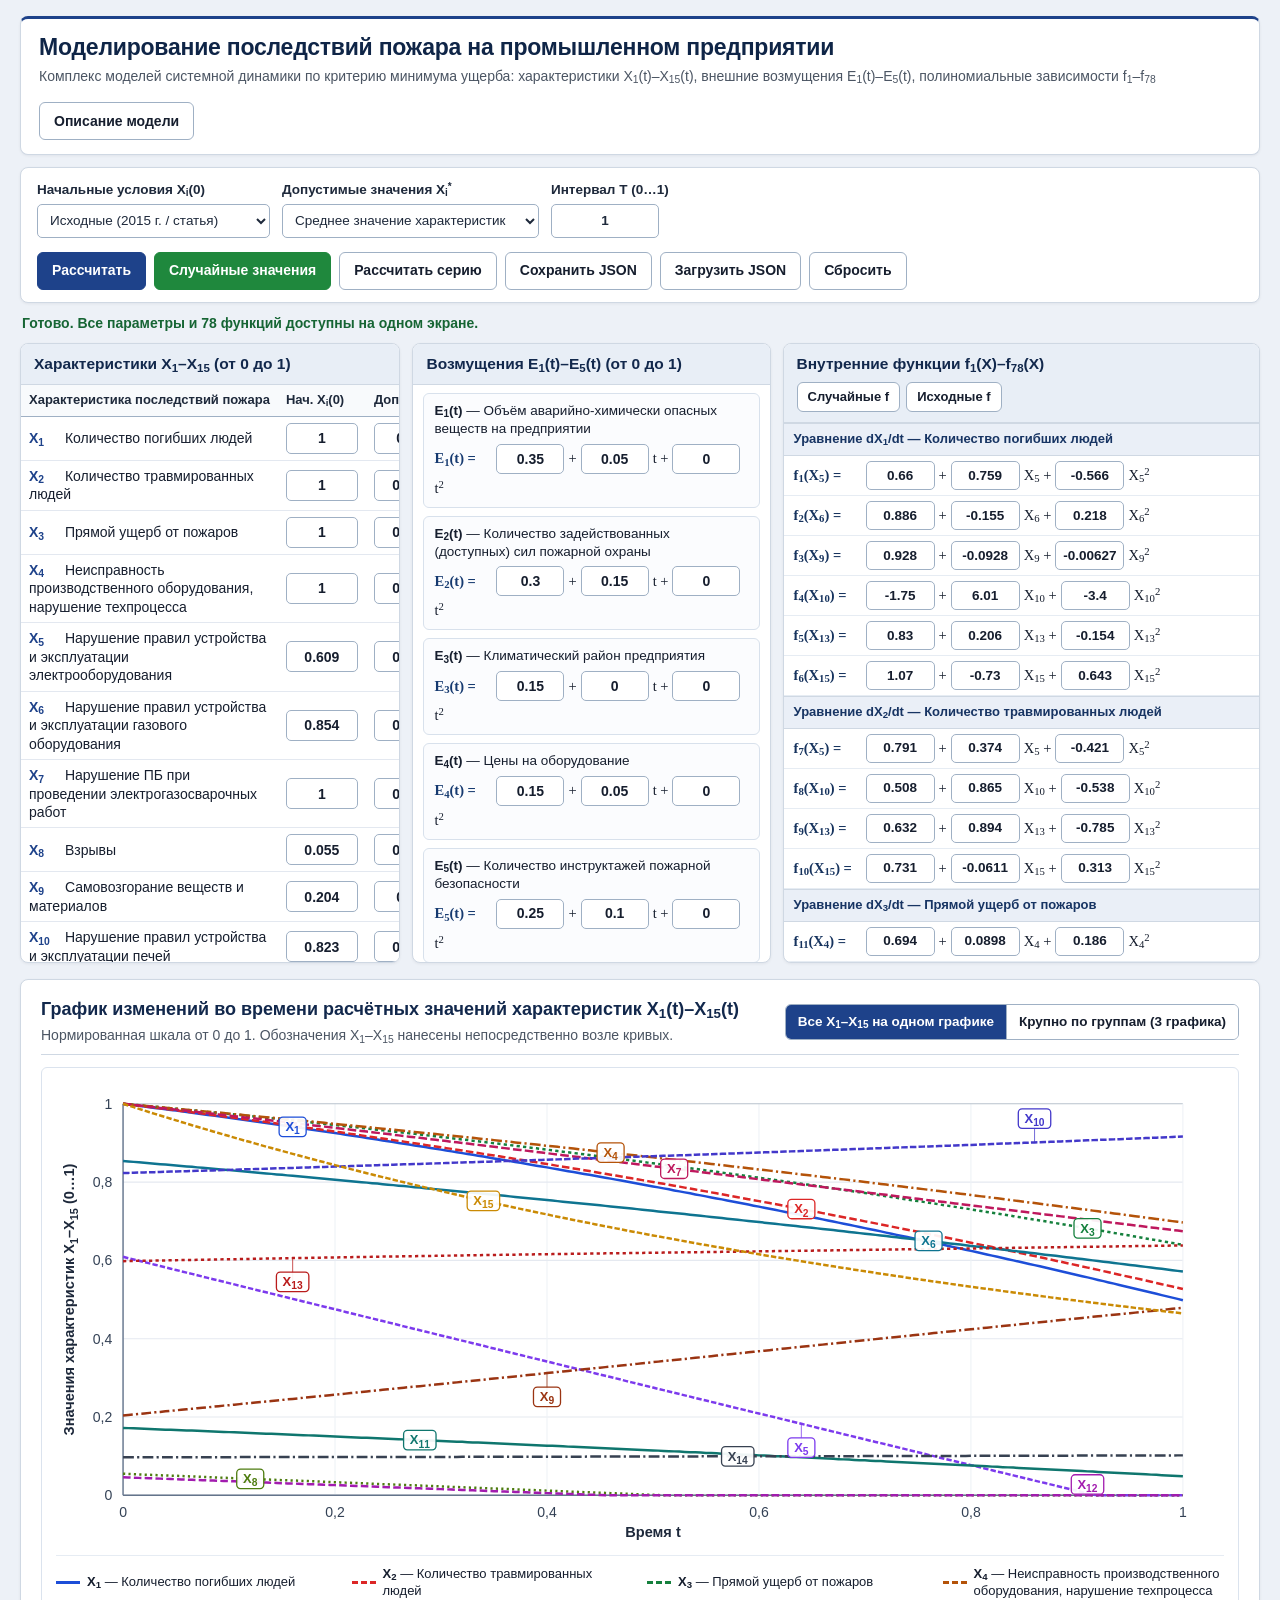
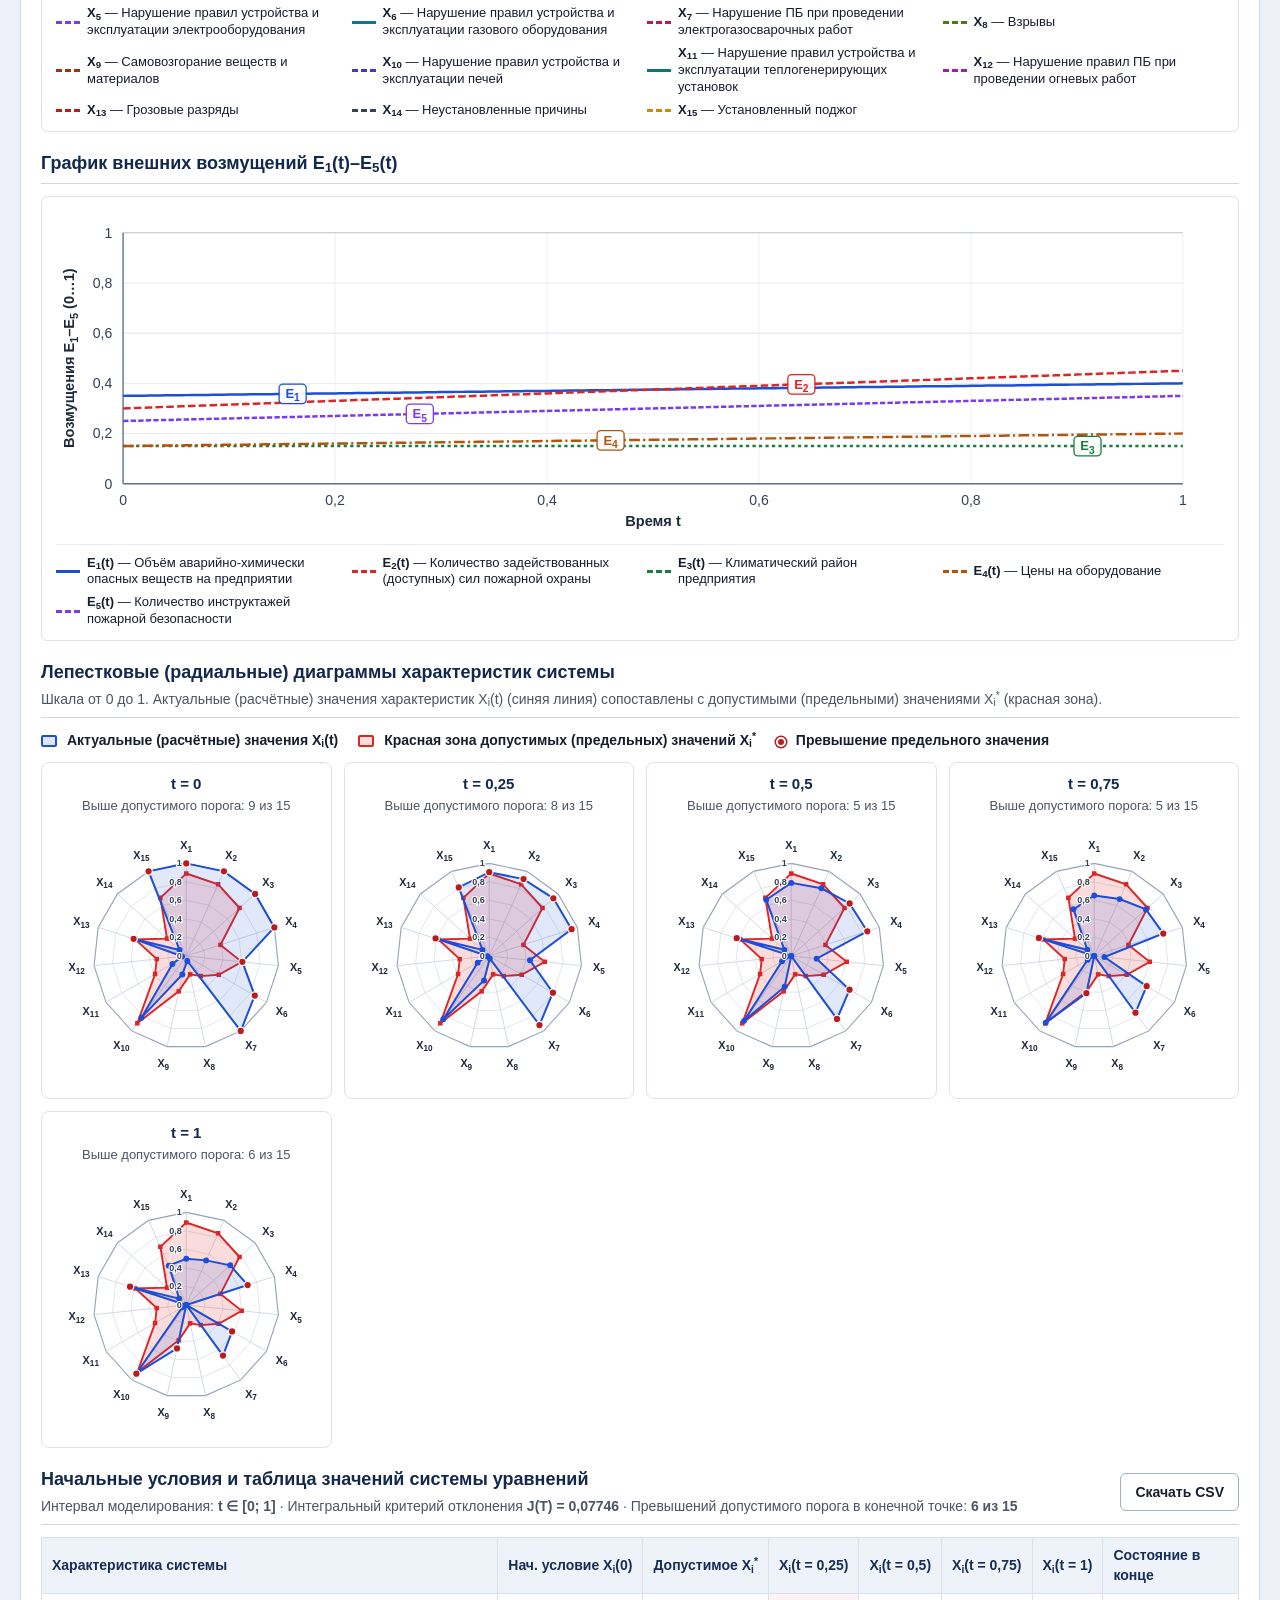
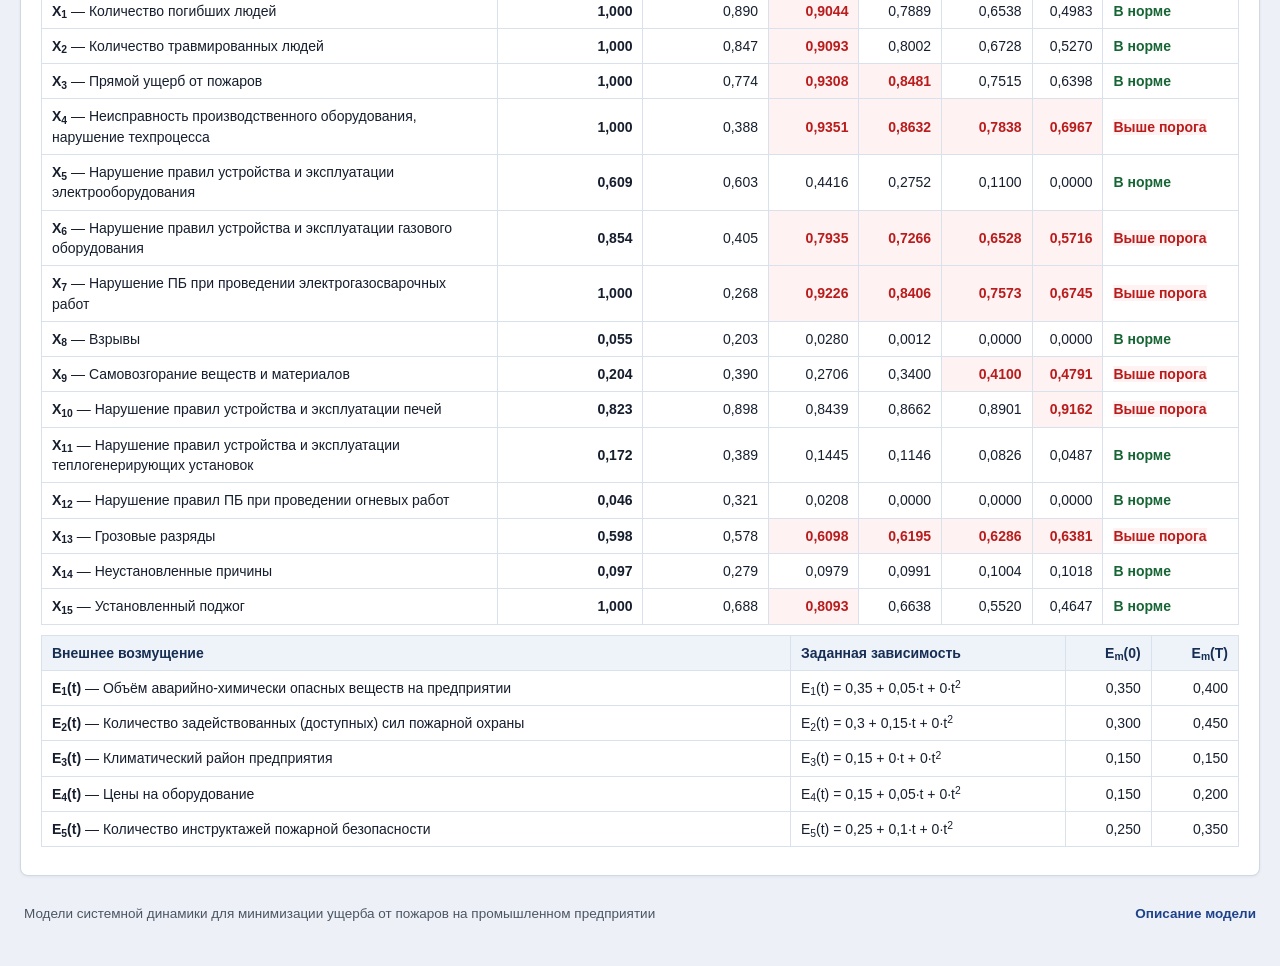
<file: index.html>
<!doctype html>
<html lang="ru">
<head>
  <meta charset="utf-8">
  <meta name="viewport" content="width=device-width,initial-scale=1">
  <title>Модели и алгоритмы ликвидации последствий пожара на промышленном предприятии</title>
  <link rel="stylesheet" href="style.css?v=20261113">
</head>
<body>
<main>
  <header class="top-header">
    <div>
      <h1>Моделирование последствий пожара на промышленном предприятии</h1>
      <p class="subtitle">Комплекс моделей системной динамики по критерию минимума ущерба: характеристики X<sub>1</sub>(t)–X<sub>15</sub>(t), внешние возмущения E<sub>1</sub>(t)–E<sub>5</sub>(t), полиномиальные зависимости f<sub>1</sub>–f<sub>78</sub></p>
    </div>
    <div class="header-links">
      <a href="method.html?v=20261113" class="link-btn">Описание модели</a>
    </div>
  </header>

  <section class="toolbar" aria-label="Панель управления">
    <div class="toolbar-fields">
      <label class="ctrl-item">
        <span>Начальные условия X<sub>i</sub>(0)</span>
        <select id="preset-initial"></select>
      </label>
      <label class="ctrl-item">
        <span>Допустимые значения X<sub>i</sub><sup>*</sup></span>
        <select id="preset-limits">
          <option value="mean">Среднее значение характеристик</option>
          <option value="median">Медиана значений характеристик</option>
          <option value="last">Значение в последний год (2022 г.)</option>
          <option value="custom">Пользовательские значения</option>
        </select>
      </label>
      <label class="ctrl-item ctrl-narrow">
        <span>Интервал T (0…1)</span>
        <input id="duration" type="number" min="0.1" max="1" step="0.1" value="1" data-clamp01="min01">
      </label>
    </div>
    <div class="toolbar-actions">
      <button type="button" id="btn-calculate" class="primary">Рассчитать</button>
      <button type="button" id="btn-random" class="accent">Случайные значения</button>
      <button type="button" id="btn-series">Рассчитать серию</button>
      <button type="button" id="btn-save">Сохранить JSON</button>
      <button type="button" id="btn-load">Загрузить JSON</button>
      <input type="file" id="file-load" accept=".json,application/json" hidden>
      <button type="button" id="btn-reset">Сбросить</button>
    </div>
  </section>

  <p id="status" role="status" aria-live="polite"></p>
  <div id="error" role="alert" hidden></div>

  <section class="workspace" aria-label="Параметры модели">
    <!-- КОЛОНКА 1: Характеристики X1..X15 и допустимые значения -->
    <section class="panel">
      <div class="panel-head">
        <h2>Характеристики X<sub>1</sub>–X<sub>15</sub> (от 0 до 1)</h2>
      </div>
      <div class="panel-scroll">
        <table class="compact-table params-table">
          <thead>
            <tr>
              <th>Характеристика последствий пожара</th>
              <th title="Начальное условие в момент t = 0 (от 0 до 1)">Нач. X<sub>i</sub>(0)</th>
              <th title="Допустимое (предельное) значение для красной зоны (от 0 до 1)">Допуст. X<sub>i</sub><sup>*</sup></th>
            </tr>
          </thead>
          <tbody id="params-tbody"></tbody>
        </table>
      </div>
    </section>

    <!-- КОЛОНКА 2: Возмущения E1..E5 и система уравнений (3) -->
    <section class="panel">
      <div class="panel-head">
        <h2>Возмущения E<sub>1</sub>(t)–E<sub>5</sub>(t) (от 0 до 1)</h2>
      </div>
      <div class="panel-scroll">
        <div id="perturbations-list" class="pert-list"></div>
        <div class="subpanel-head">
          <h3>Система дифференциальных уравнений (3)</h3>
        </div>
        <div id="equations-list" class="eq-list"></div>
      </div>
    </section>

    <!-- КОЛОНКА 3: Все 78 функций f1..f78 сплошным списком в порядке β₀ + β₁X + β₂X² -->
    <section class="panel">
      <div class="panel-head panel-head-split">
        <h2>Внутренние функции f<sub>1</sub>(X)–f<sub>78</sub>(X)</h2>
        <div class="mini-actions">
          <button type="button" id="btn-random-funcs" class="mini-btn" title="Заполнить коэффициенты всех функций случайными значениями">Случайные f</button>
          <button type="button" id="btn-reset-funcs" class="mini-btn" title="Вернуть исходные коэффициенты полиномов из статьи">Исходные f</button>
        </div>
      </div>
      <div class="panel-scroll" id="functions-list"></div>
    </section>
  </section>

  <!-- РЕЗУЛЬТАТЫ РАСЧЁТА -->
  <section id="results-section" class="results-area">
    <div class="section-bar">
      <div>
        <h2>График изменений во времени расчётных значений характеристик X<sub>1</sub>(t)–X<sub>15</sub>(t)</h2>
        <p class="muted-note">Нормированная шкала от 0 до 1. Обозначения X<sub>1</sub>–X<sub>15</sub> нанесены непосредственно возле кривых.</p>
      </div>
      <div class="view-switch" role="group" aria-label="Режим отображения графиков">
        <button type="button" class="switch-btn active" data-chart-mode="all">Все X<sub>1</sub>–X<sub>15</sub> на одном графике</button>
        <button type="button" class="switch-btn" data-chart-mode="grouped">Крупно по группам (3 графика)</button>
      </div>
    </div>
    <div id="trajectories-container"></div>

    <div class="section-bar">
      <h2>График внешних возмущений E<sub>1</sub>(t)–E<sub>5</sub>(t)</h2>
    </div>
    <div id="perturbations-chart"></div>

    <div class="section-bar">
      <div>
        <h2>Лепестковые (радиальные) диаграммы характеристик системы</h2>
        <p class="muted-note">Шкала от 0 до 1. Актуальные (расчётные) значения характеристик X<sub>i</sub>(t) (синяя линия) сопоставлены с допустимыми (предельными) значениями X<sub>i</sub><sup>*</sup> (красная зона).</p>
      </div>
    </div>
    <div class="radar-legend">
      <span><i class="swatch swatch-blue"></i> Актуальные (расчётные) значения X<sub>i</sub>(t)</span>
      <span><i class="swatch swatch-red"></i> Красная зона допустимых (предельных) значений X<sub>i</sub><sup>*</sup></span>
      <span><i class="swatch swatch-exceed"></i> Превышение предельного значения</span>
    </div>
    <div id="radars-container" class="radars-grid"></div>

    <div class="section-bar">
      <div>
        <h2>Начальные условия и таблица значений системы уравнений</h2>
        <p class="muted-note" id="summary-meta"></p>
      </div>
      <div class="mini-actions">
        <button type="button" id="download-csv">Скачать CSV</button>
      </div>
    </div>
    <div id="initial-and-results-table" class="table-wrap"></div>
    <div id="perturbations-summary-table" class="table-wrap"></div>
  </section>

  <!-- СЕРИЯ ЭКСПЕРИМЕНТОВ -->
  <section id="series-section" class="results-area" hidden>
    <div class="section-bar">
      <div>
        <h2>Серия расчётов: сравнение вариантов начальных условий</h2>
        <p class="muted-note">Сопоставление текущих начальных условий со статистическими срезами МЧС России за 2016, 2018, 2020 и 2022 гг. по интегральному критерию качества J(T).</p>
      </div>
      <label class="ctrl-item ctrl-inline">
        <span>Характеристика:</span>
        <select id="series-metric"></select>
      </label>
    </div>
    <div id="series-chart"></div>
    <div id="series-table" class="table-wrap"></div>
    <h3>Лепестковые диаграммы по серии расчётов</h3>
    <div id="series-radars"></div>
  </section>

  <footer>
    <span>Модели системной динамики для минимизации ущерба от пожаров на промышленном предприятии</span>
    <div class="footer-links">
      <a href="method.html?v=20261113">Описание модели</a>
    </div>
  </footer>
</main>
<script src="app.js?v=20261113"></script>
</body>
</html>
</file>
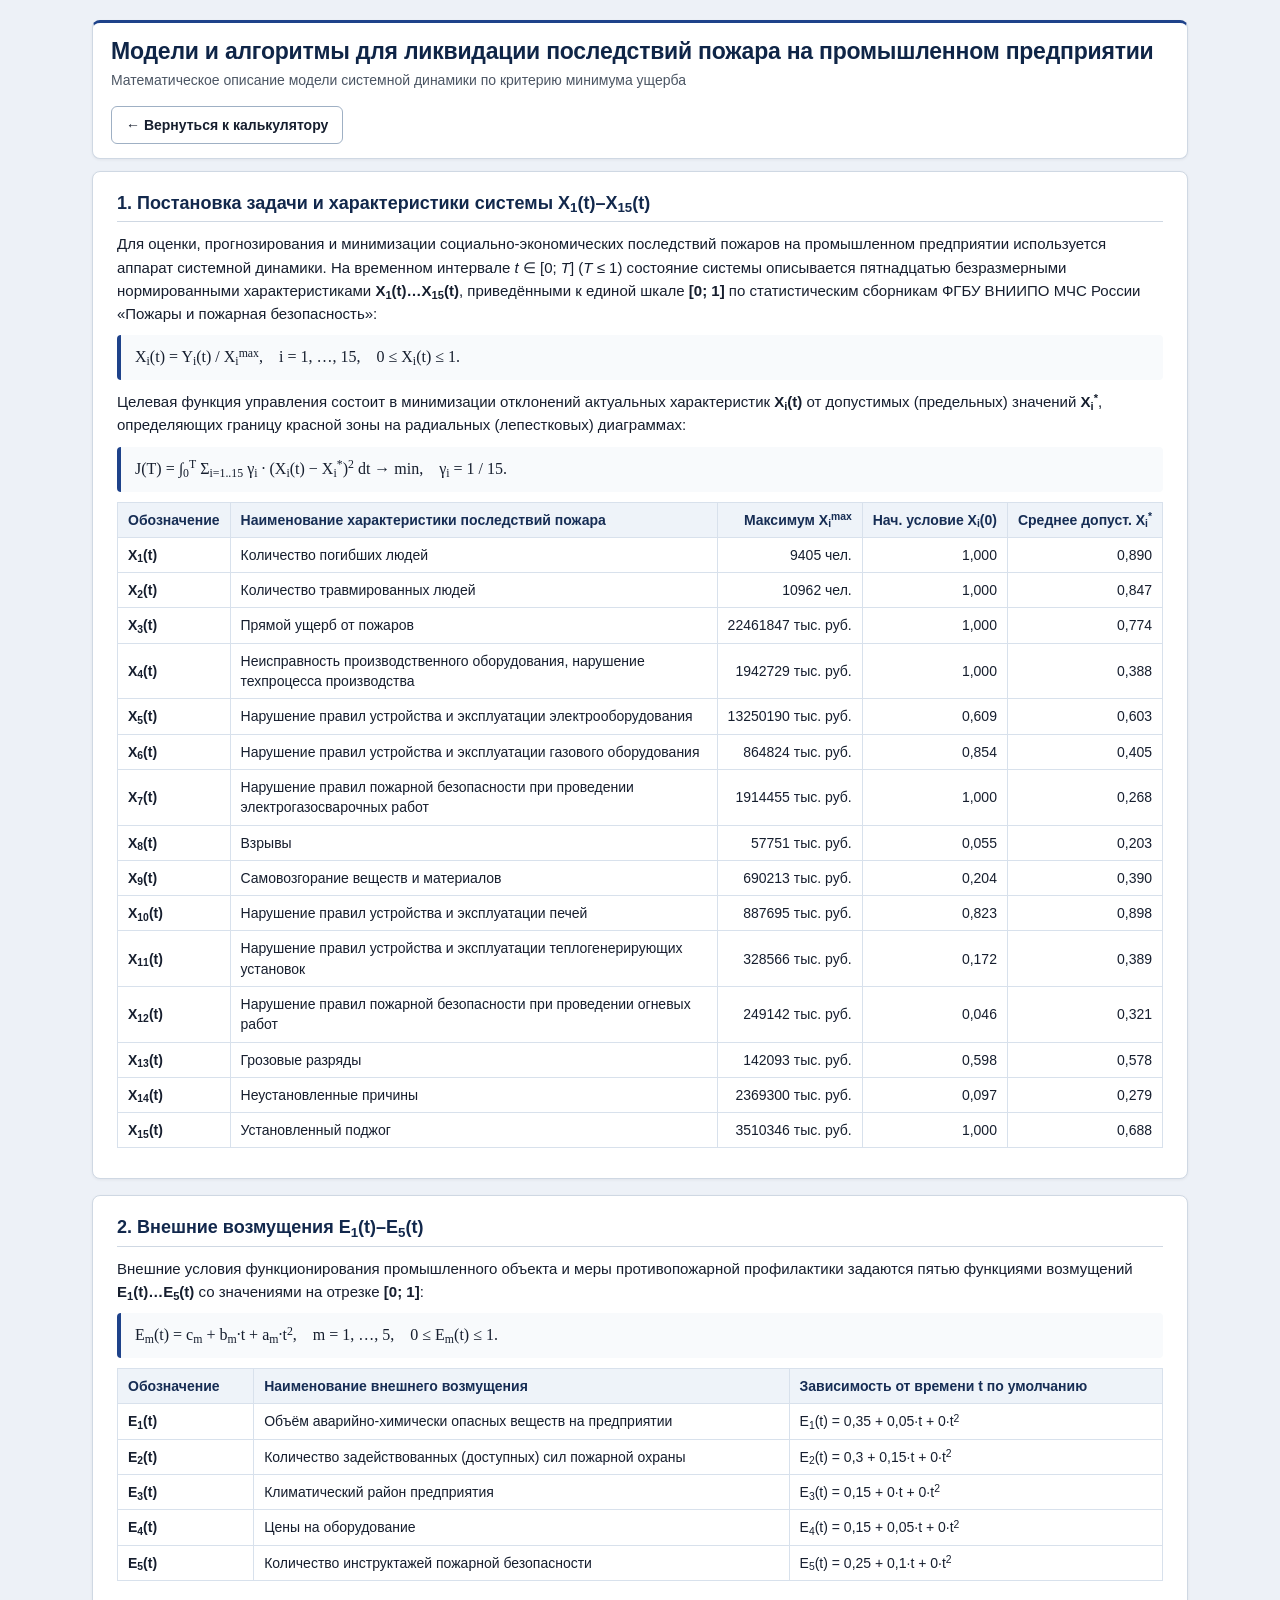
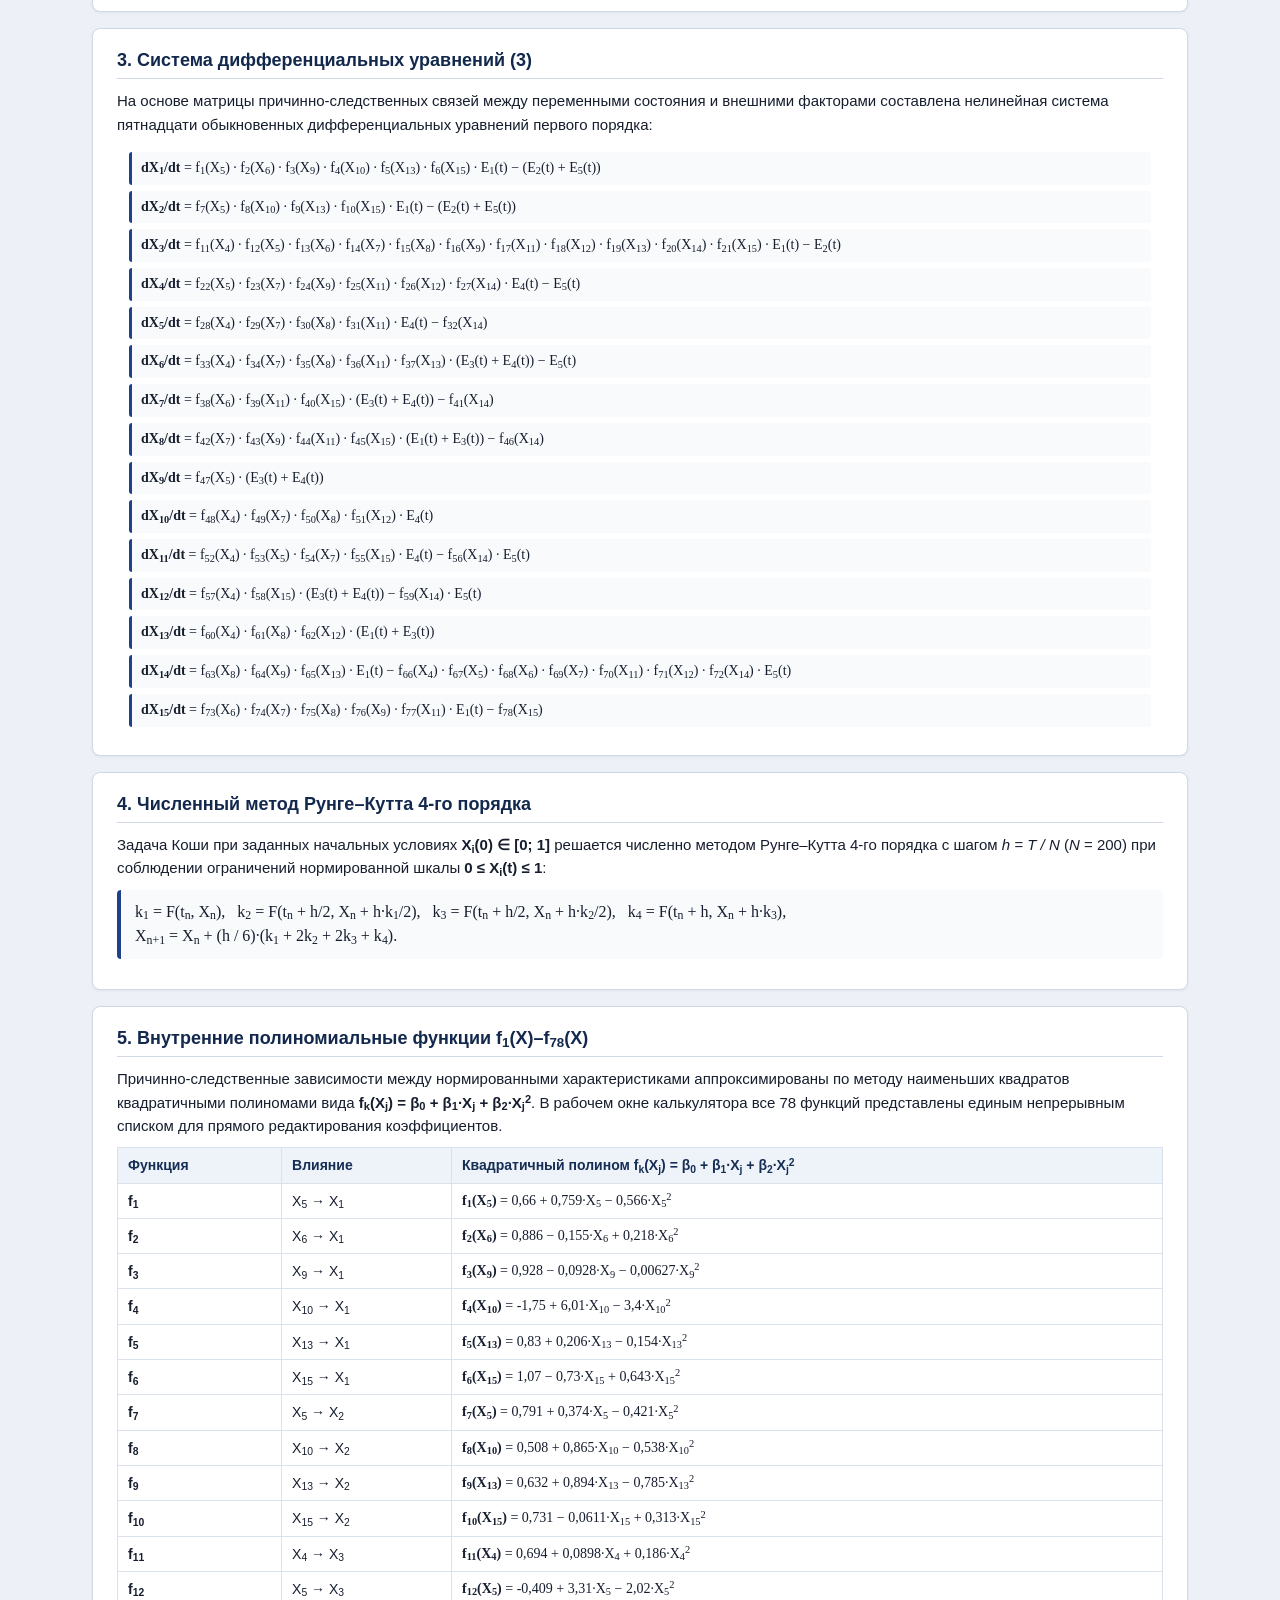
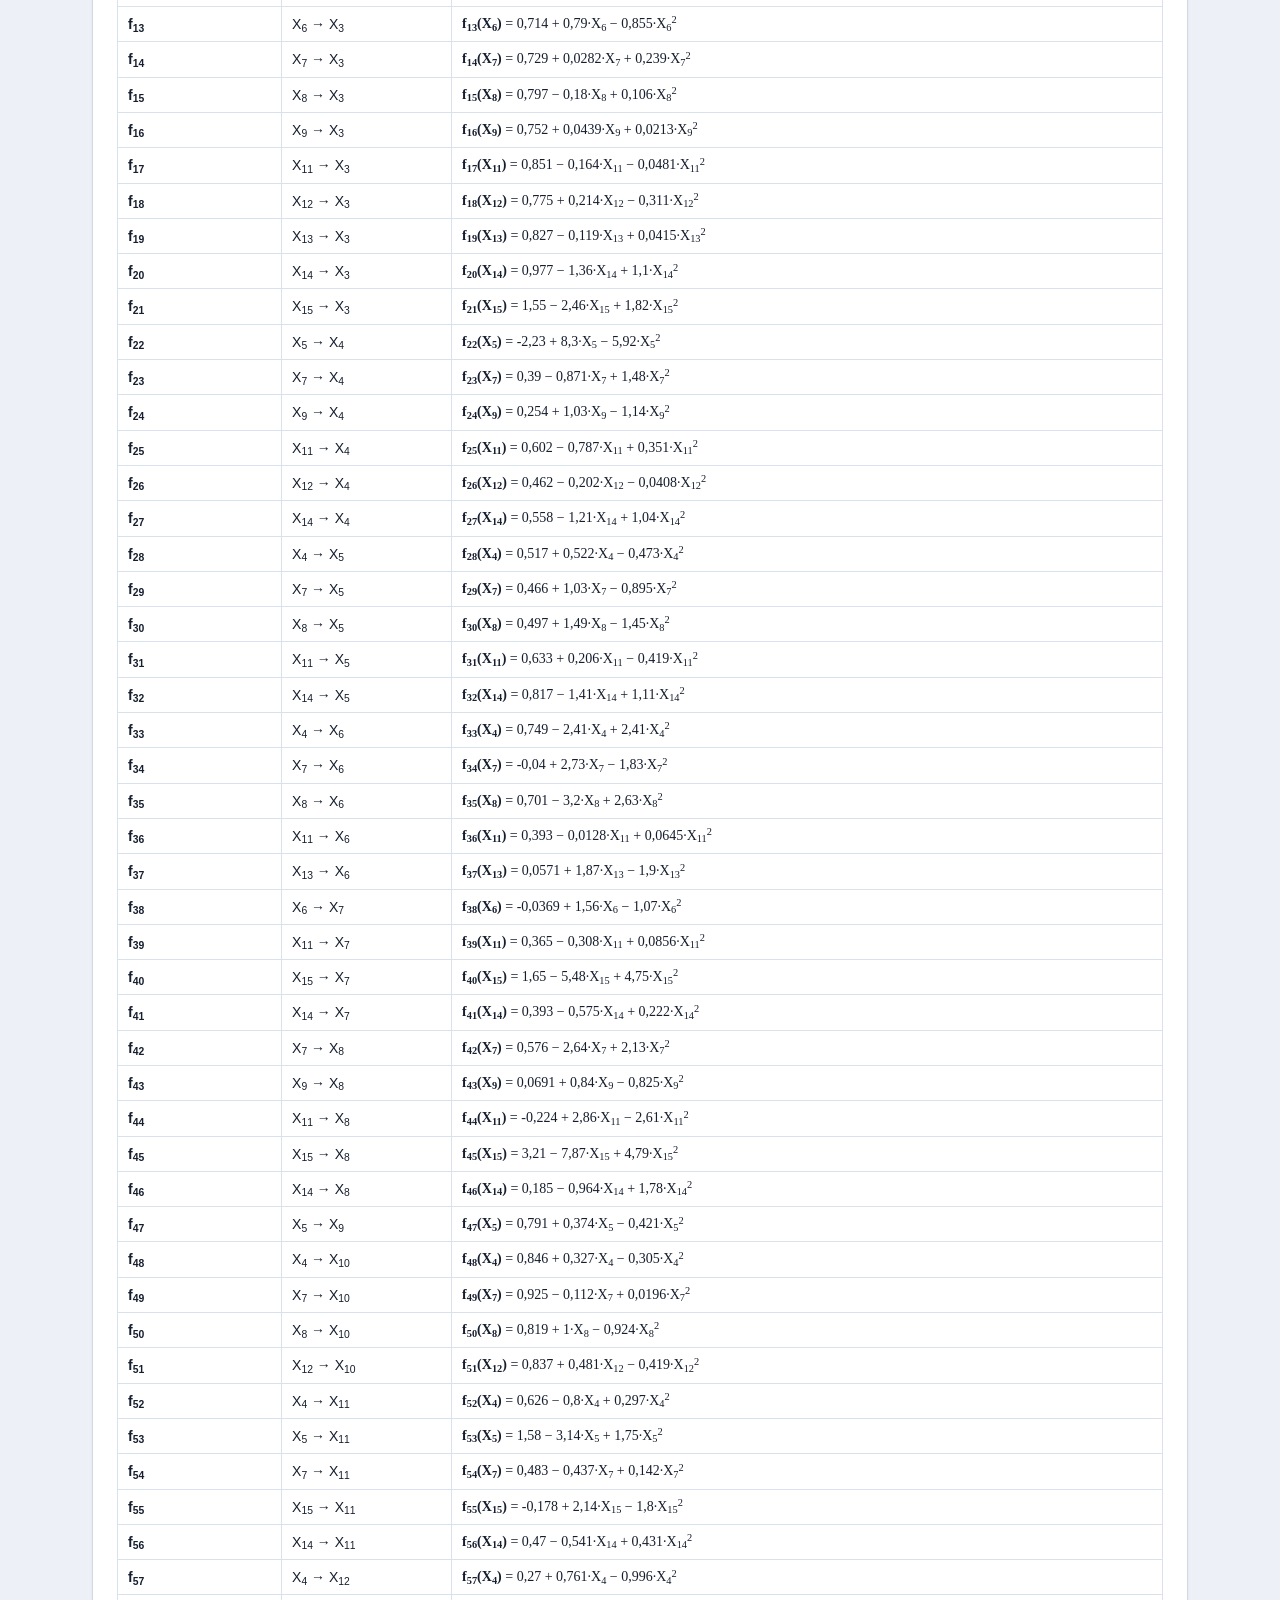
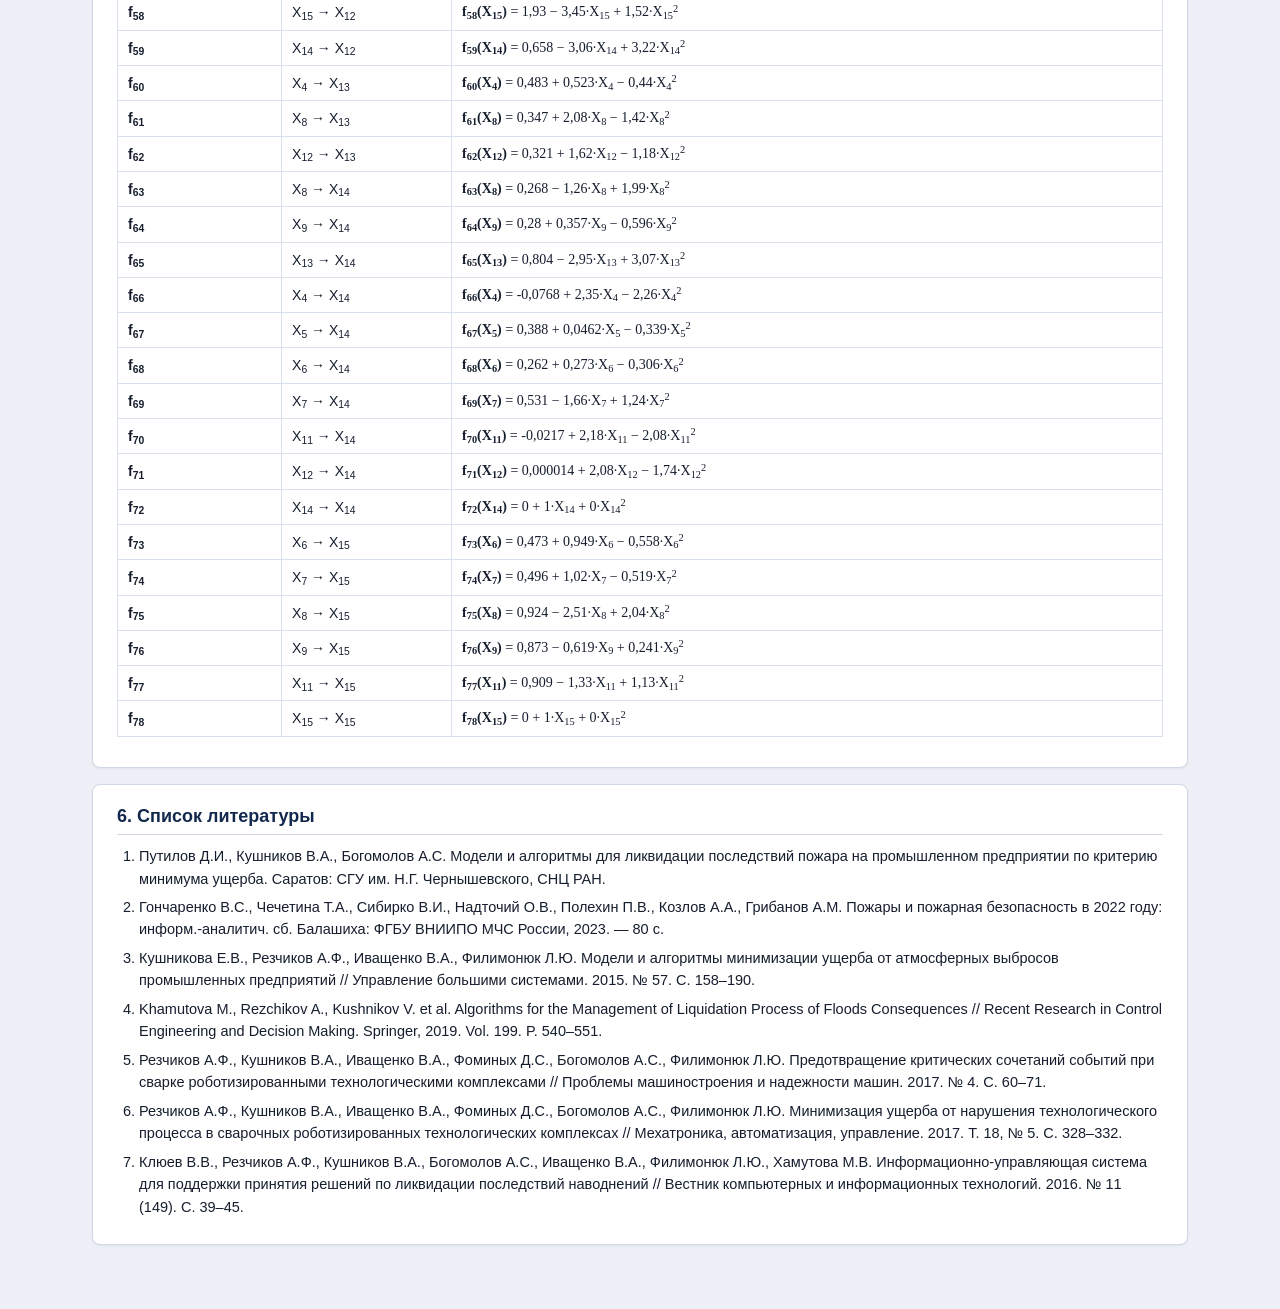
<file: method.html>
<!doctype html>
<html lang="ru">
<head>
  <meta charset="utf-8">
  <meta name="viewport" content="width=device-width,initial-scale=1">
  <title>Описание математической модели — Модели и алгоритмы ликвидации последствий пожара</title>
  <link rel="stylesheet" href="style.css?v=20261113">
  <style>
    .method-page { max-width: 1140px; margin: 0 auto; padding: 20px 22px 48px; }
    .method-card { background: #fff; border: 1px solid var(--line); border-radius: 8px; padding: 20px 24px; margin-bottom: 16px; box-shadow: var(--shadow); }
    .method-card h2 { margin-bottom: 10px; padding-bottom: 6px; border-bottom: 1px solid var(--line); }
    .method-card p { margin: 8px 0; line-height: 1.55; }
    .formula-box { background: #f8fafc; border-left: 4px solid var(--primary); padding: 10px 14px; margin: 10px 0; font: 16px/1.55 Georgia, "Times New Roman", serif; border-radius: 4px; }
    .poly-cell { font-family: Georgia, "Times New Roman", serif; }
    .lit-list { margin: 8px 0 0; padding-left: 22px; line-height: 1.55; font-size: 14.5px; }
    .lit-list li { margin-bottom: 6px; }
  </style>
</head>
<body>
<main class="method-page">
  <header class="top-header">
    <div>
      <h1>Модели и алгоритмы для ликвидации последствий пожара на промышленном предприятии</h1>
      <p class="subtitle">Математическое описание модели системной динамики по критерию минимума ущерба</p>
    </div>
    <div class="header-links">
      <a href="index.html?v=20261113" class="link-btn">← Вернуться к калькулятору</a>
    </div>
  </header>

  <section class="method-card">
    <h2>1. Постановка задачи и характеристики системы X<sub>1</sub>(t)–X<sub>15</sub>(t)</h2>
    <p>Для оценки, прогнозирования и минимизации социально-экономических последствий пожаров на промышленном предприятии используется аппарат системной динамики. На временном интервале <em>t</em> ∈ [0; <em>T</em>] (<em>T</em> ≤ 1) состояние системы описывается пятнадцатью безразмерными нормированными характеристиками <strong>X<sub>1</sub>(t)…X<sub>15</sub>(t)</strong>, приведёнными к единой шкале <strong>[0; 1]</strong> по статистическим сборникам ФГБУ ВНИИПО МЧС России «Пожары и пожарная безопасность»:</p>
    <div class="formula-box">
      X<sub>i</sub>(t) = Y<sub>i</sub>(t) / X<sub>i</sub><sup>max</sup>, &nbsp;&nbsp; i = 1, …, 15, &nbsp;&nbsp; 0 ≤ X<sub>i</sub>(t) ≤ 1.
    </div>
    <p>Целевая функция управления состоит в минимизации отклонений актуальных характеристик <strong>X<sub>i</sub>(t)</strong> от допустимых (предельных) значений <strong>X<sub>i</sub><sup>*</sup></strong>, определяющих границу красной зоны на радиальных (лепестковых) диаграммах:</p>
    <div class="formula-box">
      J(T) = ∫<sub>0</sub><sup>T</sup> Σ<sub>i=1..15</sub> γ<sub>i</sub> · (X<sub>i</sub>(t) − X<sub>i</sub><sup>*</sup>)<sup>2</sup> dt → min, &nbsp;&nbsp; γ<sub>i</sub> = 1 / 15.
    </div>
    <div class="table-wrap">
      <table class="data-table">
        <thead>
          <tr>
            <th>Обозначение</th>
            <th>Наименование характеристики последствий пожара</th>
            <th class="num-col">Максимум X<sub>i</sub><sup>max</sup></th>
            <th class="num-col">Нач. условие X<sub>i</sub>(0)</th>
            <th class="num-col">Среднее допуст. X<sub>i</sub><sup>*</sup></th>
          </tr>
        </thead>
        <tbody>
<tr><td><strong>X<sub>1</sub>(t)</strong></td><td>Количество погибших людей</td><td class="num-col">9405 чел.</td><td class="num-col">1,000</td><td class="num-col">0,890</td></tr>
<tr><td><strong>X<sub>2</sub>(t)</strong></td><td>Количество травмированных людей</td><td class="num-col">10962 чел.</td><td class="num-col">1,000</td><td class="num-col">0,847</td></tr>
<tr><td><strong>X<sub>3</sub>(t)</strong></td><td>Прямой ущерб от пожаров</td><td class="num-col">22461847 тыс. руб.</td><td class="num-col">1,000</td><td class="num-col">0,774</td></tr>
<tr><td><strong>X<sub>4</sub>(t)</strong></td><td>Неисправность производственного оборудования, нарушение техпроцесса производства</td><td class="num-col">1942729 тыс. руб.</td><td class="num-col">1,000</td><td class="num-col">0,388</td></tr>
<tr><td><strong>X<sub>5</sub>(t)</strong></td><td>Нарушение правил устройства и эксплуатации электрооборудования</td><td class="num-col">13250190 тыс. руб.</td><td class="num-col">0,609</td><td class="num-col">0,603</td></tr>
<tr><td><strong>X<sub>6</sub>(t)</strong></td><td>Нарушение правил устройства и эксплуатации газового оборудования</td><td class="num-col">864824 тыс. руб.</td><td class="num-col">0,854</td><td class="num-col">0,405</td></tr>
<tr><td><strong>X<sub>7</sub>(t)</strong></td><td>Нарушение правил пожарной безопасности при проведении электрогазосварочных работ</td><td class="num-col">1914455 тыс. руб.</td><td class="num-col">1,000</td><td class="num-col">0,268</td></tr>
<tr><td><strong>X<sub>8</sub>(t)</strong></td><td>Взрывы</td><td class="num-col">57751 тыс. руб.</td><td class="num-col">0,055</td><td class="num-col">0,203</td></tr>
<tr><td><strong>X<sub>9</sub>(t)</strong></td><td>Самовозгорание веществ и материалов</td><td class="num-col">690213 тыс. руб.</td><td class="num-col">0,204</td><td class="num-col">0,390</td></tr>
<tr><td><strong>X<sub>10</sub>(t)</strong></td><td>Нарушение правил устройства и эксплуатации печей</td><td class="num-col">887695 тыс. руб.</td><td class="num-col">0,823</td><td class="num-col">0,898</td></tr>
<tr><td><strong>X<sub>11</sub>(t)</strong></td><td>Нарушение правил устройства и эксплуатации теплогенерирующих установок</td><td class="num-col">328566 тыс. руб.</td><td class="num-col">0,172</td><td class="num-col">0,389</td></tr>
<tr><td><strong>X<sub>12</sub>(t)</strong></td><td>Нарушение правил пожарной безопасности при проведении огневых работ</td><td class="num-col">249142 тыс. руб.</td><td class="num-col">0,046</td><td class="num-col">0,321</td></tr>
<tr><td><strong>X<sub>13</sub>(t)</strong></td><td>Грозовые разряды</td><td class="num-col">142093 тыс. руб.</td><td class="num-col">0,598</td><td class="num-col">0,578</td></tr>
<tr><td><strong>X<sub>14</sub>(t)</strong></td><td>Неустановленные причины</td><td class="num-col">2369300 тыс. руб.</td><td class="num-col">0,097</td><td class="num-col">0,279</td></tr>
<tr><td><strong>X<sub>15</sub>(t)</strong></td><td>Установленный поджог</td><td class="num-col">3510346 тыс. руб.</td><td class="num-col">1,000</td><td class="num-col">0,688</td></tr>
        </tbody>
      </table>
    </div>
  </section>

  <section class="method-card">
    <h2>2. Внешние возмущения E<sub>1</sub>(t)–E<sub>5</sub>(t)</h2>
    <p>Внешние условия функционирования промышленного объекта и меры противопожарной профилактики задаются пятью функциями возмущений <strong>E<sub>1</sub>(t)…E<sub>5</sub>(t)</strong> со значениями на отрезке <strong>[0; 1]</strong>:</p>
    <div class="formula-box">
      E<sub>m</sub>(t) = c<sub>m</sub> + b<sub>m</sub>·t + a<sub>m</sub>·t<sup>2</sup>, &nbsp;&nbsp; m = 1, …, 5, &nbsp;&nbsp; 0 ≤ E<sub>m</sub>(t) ≤ 1.
    </div>
    <div class="table-wrap">
      <table class="data-table">
        <thead>
          <tr>
            <th>Обозначение</th>
            <th>Наименование внешнего возмущения</th>
            <th>Зависимость от времени t по умолчанию</th>
          </tr>
        </thead>
        <tbody>
<tr><td><strong>E<sub>1</sub>(t)</strong></td><td>Объём аварийно-химически опасных веществ на предприятии</td><td>E<sub>1</sub>(t) = 0,35 + 0,05·t + 0·t<sup>2</sup></td></tr>
<tr><td><strong>E<sub>2</sub>(t)</strong></td><td>Количество задействованных (доступных) сил пожарной охраны</td><td>E<sub>2</sub>(t) = 0,3 + 0,15·t + 0·t<sup>2</sup></td></tr>
<tr><td><strong>E<sub>3</sub>(t)</strong></td><td>Климатический район предприятия</td><td>E<sub>3</sub>(t) = 0,15 + 0·t + 0·t<sup>2</sup></td></tr>
<tr><td><strong>E<sub>4</sub>(t)</strong></td><td>Цены на оборудование</td><td>E<sub>4</sub>(t) = 0,15 + 0,05·t + 0·t<sup>2</sup></td></tr>
<tr><td><strong>E<sub>5</sub>(t)</strong></td><td>Количество инструктажей пожарной безопасности</td><td>E<sub>5</sub>(t) = 0,25 + 0,1·t + 0·t<sup>2</sup></td></tr>
        </tbody>
      </table>
    </div>
  </section>

  <section class="method-card">
    <h2>3. Система дифференциальных уравнений (3)</h2>
    <p>На основе матрицы причинно-следственных связей между переменными состояния и внешними факторами составлена нелинейная система пятнадцати обыкновенных дифференциальных уравнений первого порядка:</p>
    <div class="eq-list">
<div class="eq-item"><strong>dX<sub>1</sub>/dt</strong> = f<sub>1</sub>(X<sub>5</sub>) · f<sub>2</sub>(X<sub>6</sub>) · f<sub>3</sub>(X<sub>9</sub>) · f<sub>4</sub>(X<sub>10</sub>) · f<sub>5</sub>(X<sub>13</sub>) · f<sub>6</sub>(X<sub>15</sub>) · E<sub>1</sub>(t) − (E<sub>2</sub>(t) + E<sub>5</sub>(t))</div>
<div class="eq-item"><strong>dX<sub>2</sub>/dt</strong> = f<sub>7</sub>(X<sub>5</sub>) · f<sub>8</sub>(X<sub>10</sub>) · f<sub>9</sub>(X<sub>13</sub>) · f<sub>10</sub>(X<sub>15</sub>) · E<sub>1</sub>(t) − (E<sub>2</sub>(t) + E<sub>5</sub>(t))</div>
<div class="eq-item"><strong>dX<sub>3</sub>/dt</strong> = f<sub>11</sub>(X<sub>4</sub>) · f<sub>12</sub>(X<sub>5</sub>) · f<sub>13</sub>(X<sub>6</sub>) · f<sub>14</sub>(X<sub>7</sub>) · f<sub>15</sub>(X<sub>8</sub>) · f<sub>16</sub>(X<sub>9</sub>) · f<sub>17</sub>(X<sub>11</sub>) · f<sub>18</sub>(X<sub>12</sub>) · f<sub>19</sub>(X<sub>13</sub>) · f<sub>20</sub>(X<sub>14</sub>) · f<sub>21</sub>(X<sub>15</sub>) · E<sub>1</sub>(t) − E<sub>2</sub>(t)</div>
<div class="eq-item"><strong>dX<sub>4</sub>/dt</strong> = f<sub>22</sub>(X<sub>5</sub>) · f<sub>23</sub>(X<sub>7</sub>) · f<sub>24</sub>(X<sub>9</sub>) · f<sub>25</sub>(X<sub>11</sub>) · f<sub>26</sub>(X<sub>12</sub>) · f<sub>27</sub>(X<sub>14</sub>) · E<sub>4</sub>(t) − E<sub>5</sub>(t)</div>
<div class="eq-item"><strong>dX<sub>5</sub>/dt</strong> = f<sub>28</sub>(X<sub>4</sub>) · f<sub>29</sub>(X<sub>7</sub>) · f<sub>30</sub>(X<sub>8</sub>) · f<sub>31</sub>(X<sub>11</sub>) · E<sub>4</sub>(t) − f<sub>32</sub>(X<sub>14</sub>)</div>
<div class="eq-item"><strong>dX<sub>6</sub>/dt</strong> = f<sub>33</sub>(X<sub>4</sub>) · f<sub>34</sub>(X<sub>7</sub>) · f<sub>35</sub>(X<sub>8</sub>) · f<sub>36</sub>(X<sub>11</sub>) · f<sub>37</sub>(X<sub>13</sub>) · (E<sub>3</sub>(t) + E<sub>4</sub>(t)) − E<sub>5</sub>(t)</div>
<div class="eq-item"><strong>dX<sub>7</sub>/dt</strong> = f<sub>38</sub>(X<sub>6</sub>) · f<sub>39</sub>(X<sub>11</sub>) · f<sub>40</sub>(X<sub>15</sub>) · (E<sub>3</sub>(t) + E<sub>4</sub>(t)) − f<sub>41</sub>(X<sub>14</sub>)</div>
<div class="eq-item"><strong>dX<sub>8</sub>/dt</strong> = f<sub>42</sub>(X<sub>7</sub>) · f<sub>43</sub>(X<sub>9</sub>) · f<sub>44</sub>(X<sub>11</sub>) · f<sub>45</sub>(X<sub>15</sub>) · (E<sub>1</sub>(t) + E<sub>3</sub>(t)) − f<sub>46</sub>(X<sub>14</sub>)</div>
<div class="eq-item"><strong>dX<sub>9</sub>/dt</strong> = f<sub>47</sub>(X<sub>5</sub>) · (E<sub>3</sub>(t) + E<sub>4</sub>(t))</div>
<div class="eq-item"><strong>dX<sub>10</sub>/dt</strong> = f<sub>48</sub>(X<sub>4</sub>) · f<sub>49</sub>(X<sub>7</sub>) · f<sub>50</sub>(X<sub>8</sub>) · f<sub>51</sub>(X<sub>12</sub>) · E<sub>4</sub>(t)</div>
<div class="eq-item"><strong>dX<sub>11</sub>/dt</strong> = f<sub>52</sub>(X<sub>4</sub>) · f<sub>53</sub>(X<sub>5</sub>) · f<sub>54</sub>(X<sub>7</sub>) · f<sub>55</sub>(X<sub>15</sub>) · E<sub>4</sub>(t) − f<sub>56</sub>(X<sub>14</sub>) · E<sub>5</sub>(t)</div>
<div class="eq-item"><strong>dX<sub>12</sub>/dt</strong> = f<sub>57</sub>(X<sub>4</sub>) · f<sub>58</sub>(X<sub>15</sub>) · (E<sub>3</sub>(t) + E<sub>4</sub>(t)) − f<sub>59</sub>(X<sub>14</sub>) · E<sub>5</sub>(t)</div>
<div class="eq-item"><strong>dX<sub>13</sub>/dt</strong> = f<sub>60</sub>(X<sub>4</sub>) · f<sub>61</sub>(X<sub>8</sub>) · f<sub>62</sub>(X<sub>12</sub>) · (E<sub>1</sub>(t) + E<sub>3</sub>(t))</div>
<div class="eq-item"><strong>dX<sub>14</sub>/dt</strong> = f<sub>63</sub>(X<sub>8</sub>) · f<sub>64</sub>(X<sub>9</sub>) · f<sub>65</sub>(X<sub>13</sub>) · E<sub>1</sub>(t) − f<sub>66</sub>(X<sub>4</sub>) · f<sub>67</sub>(X<sub>5</sub>) · f<sub>68</sub>(X<sub>6</sub>) · f<sub>69</sub>(X<sub>7</sub>) · f<sub>70</sub>(X<sub>11</sub>) · f<sub>71</sub>(X<sub>12</sub>) · f<sub>72</sub>(X<sub>14</sub>) · E<sub>5</sub>(t)</div>
<div class="eq-item"><strong>dX<sub>15</sub>/dt</strong> = f<sub>73</sub>(X<sub>6</sub>) · f<sub>74</sub>(X<sub>7</sub>) · f<sub>75</sub>(X<sub>8</sub>) · f<sub>76</sub>(X<sub>9</sub>) · f<sub>77</sub>(X<sub>11</sub>) · E<sub>1</sub>(t) − f<sub>78</sub>(X<sub>15</sub>)</div>
    </div>
  </section>

  <section class="method-card">
    <h2>4. Численный метод Рунге–Кутта 4-го порядка</h2>
    <p>Задача Коши при заданных начальных условиях <strong>X<sub>i</sub>(0) ∈ [0; 1]</strong> решается численно методом Рунге–Кутта 4-го порядка с шагом <em>h = T / N</em> (<em>N</em> = 200) при соблюдении ограничений нормированной шкалы <strong>0 ≤ X<sub>i</sub>(t) ≤ 1</strong>:</p>
    <div class="formula-box">
      k<sub>1</sub> = F(t<sub>n</sub>, X<sub>n</sub>), &nbsp;
      k<sub>2</sub> = F(t<sub>n</sub> + h/2, X<sub>n</sub> + h·k<sub>1</sub>/2), &nbsp;
      k<sub>3</sub> = F(t<sub>n</sub> + h/2, X<sub>n</sub> + h·k<sub>2</sub>/2), &nbsp;
      k<sub>4</sub> = F(t<sub>n</sub> + h, X<sub>n</sub> + h·k<sub>3</sub>),<br>
      X<sub>n+1</sub> = X<sub>n</sub> + (h / 6)·(k<sub>1</sub> + 2k<sub>2</sub> + 2k<sub>3</sub> + k<sub>4</sub>).
    </div>
  </section>

  <section class="method-card">
    <h2>5. Внутренние полиномиальные функции f<sub>1</sub>(X)–f<sub>78</sub>(X)</h2>
    <p>Причинно-следственные зависимости между нормированными характеристиками аппроксимированы по методу наименьших квадратов квадратичными полиномами вида <strong>f<sub>k</sub>(X<sub>j</sub>) = β<sub>0</sub> + β<sub>1</sub>·X<sub>j</sub> + β<sub>2</sub>·X<sub>j</sub><sup>2</sup></strong>. В рабочем окне калькулятора все 78 функций представлены единым непрерывным списком для прямого редактирования коэффициентов.</p>
    <div class="table-wrap">
      <table class="data-table">
        <thead>
          <tr>
            <th>Функция</th>
            <th>Влияние</th>
            <th>Квадратичный полином f<sub>k</sub>(X<sub>j</sub>) = β<sub>0</sub> + β<sub>1</sub>·X<sub>j</sub> + β<sub>2</sub>·X<sub>j</sub><sup>2</sup></th>
          </tr>
        </thead>
        <tbody>
<tr><td><strong>f<sub>1</sub></strong></td><td>X<sub>5</sub> → X<sub>1</sub></td><td class="poly-cell"><strong>f<sub>1</sub>(X<sub>5</sub>)</strong> = 0,66 + 0,759·X<sub>5</sub> − 0,566·X<sub>5</sub><sup>2</sup></td></tr>
<tr><td><strong>f<sub>2</sub></strong></td><td>X<sub>6</sub> → X<sub>1</sub></td><td class="poly-cell"><strong>f<sub>2</sub>(X<sub>6</sub>)</strong> = 0,886 − 0,155·X<sub>6</sub> + 0,218·X<sub>6</sub><sup>2</sup></td></tr>
<tr><td><strong>f<sub>3</sub></strong></td><td>X<sub>9</sub> → X<sub>1</sub></td><td class="poly-cell"><strong>f<sub>3</sub>(X<sub>9</sub>)</strong> = 0,928 − 0,0928·X<sub>9</sub> − 0,00627·X<sub>9</sub><sup>2</sup></td></tr>
<tr><td><strong>f<sub>4</sub></strong></td><td>X<sub>10</sub> → X<sub>1</sub></td><td class="poly-cell"><strong>f<sub>4</sub>(X<sub>10</sub>)</strong> = -1,75 + 6,01·X<sub>10</sub> − 3,4·X<sub>10</sub><sup>2</sup></td></tr>
<tr><td><strong>f<sub>5</sub></strong></td><td>X<sub>13</sub> → X<sub>1</sub></td><td class="poly-cell"><strong>f<sub>5</sub>(X<sub>13</sub>)</strong> = 0,83 + 0,206·X<sub>13</sub> − 0,154·X<sub>13</sub><sup>2</sup></td></tr>
<tr><td><strong>f<sub>6</sub></strong></td><td>X<sub>15</sub> → X<sub>1</sub></td><td class="poly-cell"><strong>f<sub>6</sub>(X<sub>15</sub>)</strong> = 1,07 − 0,73·X<sub>15</sub> + 0,643·X<sub>15</sub><sup>2</sup></td></tr>
<tr><td><strong>f<sub>7</sub></strong></td><td>X<sub>5</sub> → X<sub>2</sub></td><td class="poly-cell"><strong>f<sub>7</sub>(X<sub>5</sub>)</strong> = 0,791 + 0,374·X<sub>5</sub> − 0,421·X<sub>5</sub><sup>2</sup></td></tr>
<tr><td><strong>f<sub>8</sub></strong></td><td>X<sub>10</sub> → X<sub>2</sub></td><td class="poly-cell"><strong>f<sub>8</sub>(X<sub>10</sub>)</strong> = 0,508 + 0,865·X<sub>10</sub> − 0,538·X<sub>10</sub><sup>2</sup></td></tr>
<tr><td><strong>f<sub>9</sub></strong></td><td>X<sub>13</sub> → X<sub>2</sub></td><td class="poly-cell"><strong>f<sub>9</sub>(X<sub>13</sub>)</strong> = 0,632 + 0,894·X<sub>13</sub> − 0,785·X<sub>13</sub><sup>2</sup></td></tr>
<tr><td><strong>f<sub>10</sub></strong></td><td>X<sub>15</sub> → X<sub>2</sub></td><td class="poly-cell"><strong>f<sub>10</sub>(X<sub>15</sub>)</strong> = 0,731 − 0,0611·X<sub>15</sub> + 0,313·X<sub>15</sub><sup>2</sup></td></tr>
<tr><td><strong>f<sub>11</sub></strong></td><td>X<sub>4</sub> → X<sub>3</sub></td><td class="poly-cell"><strong>f<sub>11</sub>(X<sub>4</sub>)</strong> = 0,694 + 0,0898·X<sub>4</sub> + 0,186·X<sub>4</sub><sup>2</sup></td></tr>
<tr><td><strong>f<sub>12</sub></strong></td><td>X<sub>5</sub> → X<sub>3</sub></td><td class="poly-cell"><strong>f<sub>12</sub>(X<sub>5</sub>)</strong> = -0,409 + 3,31·X<sub>5</sub> − 2,02·X<sub>5</sub><sup>2</sup></td></tr>
<tr><td><strong>f<sub>13</sub></strong></td><td>X<sub>6</sub> → X<sub>3</sub></td><td class="poly-cell"><strong>f<sub>13</sub>(X<sub>6</sub>)</strong> = 0,714 + 0,79·X<sub>6</sub> − 0,855·X<sub>6</sub><sup>2</sup></td></tr>
<tr><td><strong>f<sub>14</sub></strong></td><td>X<sub>7</sub> → X<sub>3</sub></td><td class="poly-cell"><strong>f<sub>14</sub>(X<sub>7</sub>)</strong> = 0,729 + 0,0282·X<sub>7</sub> + 0,239·X<sub>7</sub><sup>2</sup></td></tr>
<tr><td><strong>f<sub>15</sub></strong></td><td>X<sub>8</sub> → X<sub>3</sub></td><td class="poly-cell"><strong>f<sub>15</sub>(X<sub>8</sub>)</strong> = 0,797 − 0,18·X<sub>8</sub> + 0,106·X<sub>8</sub><sup>2</sup></td></tr>
<tr><td><strong>f<sub>16</sub></strong></td><td>X<sub>9</sub> → X<sub>3</sub></td><td class="poly-cell"><strong>f<sub>16</sub>(X<sub>9</sub>)</strong> = 0,752 + 0,0439·X<sub>9</sub> + 0,0213·X<sub>9</sub><sup>2</sup></td></tr>
<tr><td><strong>f<sub>17</sub></strong></td><td>X<sub>11</sub> → X<sub>3</sub></td><td class="poly-cell"><strong>f<sub>17</sub>(X<sub>11</sub>)</strong> = 0,851 − 0,164·X<sub>11</sub> − 0,0481·X<sub>11</sub><sup>2</sup></td></tr>
<tr><td><strong>f<sub>18</sub></strong></td><td>X<sub>12</sub> → X<sub>3</sub></td><td class="poly-cell"><strong>f<sub>18</sub>(X<sub>12</sub>)</strong> = 0,775 + 0,214·X<sub>12</sub> − 0,311·X<sub>12</sub><sup>2</sup></td></tr>
<tr><td><strong>f<sub>19</sub></strong></td><td>X<sub>13</sub> → X<sub>3</sub></td><td class="poly-cell"><strong>f<sub>19</sub>(X<sub>13</sub>)</strong> = 0,827 − 0,119·X<sub>13</sub> + 0,0415·X<sub>13</sub><sup>2</sup></td></tr>
<tr><td><strong>f<sub>20</sub></strong></td><td>X<sub>14</sub> → X<sub>3</sub></td><td class="poly-cell"><strong>f<sub>20</sub>(X<sub>14</sub>)</strong> = 0,977 − 1,36·X<sub>14</sub> + 1,1·X<sub>14</sub><sup>2</sup></td></tr>
<tr><td><strong>f<sub>21</sub></strong></td><td>X<sub>15</sub> → X<sub>3</sub></td><td class="poly-cell"><strong>f<sub>21</sub>(X<sub>15</sub>)</strong> = 1,55 − 2,46·X<sub>15</sub> + 1,82·X<sub>15</sub><sup>2</sup></td></tr>
<tr><td><strong>f<sub>22</sub></strong></td><td>X<sub>5</sub> → X<sub>4</sub></td><td class="poly-cell"><strong>f<sub>22</sub>(X<sub>5</sub>)</strong> = -2,23 + 8,3·X<sub>5</sub> − 5,92·X<sub>5</sub><sup>2</sup></td></tr>
<tr><td><strong>f<sub>23</sub></strong></td><td>X<sub>7</sub> → X<sub>4</sub></td><td class="poly-cell"><strong>f<sub>23</sub>(X<sub>7</sub>)</strong> = 0,39 − 0,871·X<sub>7</sub> + 1,48·X<sub>7</sub><sup>2</sup></td></tr>
<tr><td><strong>f<sub>24</sub></strong></td><td>X<sub>9</sub> → X<sub>4</sub></td><td class="poly-cell"><strong>f<sub>24</sub>(X<sub>9</sub>)</strong> = 0,254 + 1,03·X<sub>9</sub> − 1,14·X<sub>9</sub><sup>2</sup></td></tr>
<tr><td><strong>f<sub>25</sub></strong></td><td>X<sub>11</sub> → X<sub>4</sub></td><td class="poly-cell"><strong>f<sub>25</sub>(X<sub>11</sub>)</strong> = 0,602 − 0,787·X<sub>11</sub> + 0,351·X<sub>11</sub><sup>2</sup></td></tr>
<tr><td><strong>f<sub>26</sub></strong></td><td>X<sub>12</sub> → X<sub>4</sub></td><td class="poly-cell"><strong>f<sub>26</sub>(X<sub>12</sub>)</strong> = 0,462 − 0,202·X<sub>12</sub> − 0,0408·X<sub>12</sub><sup>2</sup></td></tr>
<tr><td><strong>f<sub>27</sub></strong></td><td>X<sub>14</sub> → X<sub>4</sub></td><td class="poly-cell"><strong>f<sub>27</sub>(X<sub>14</sub>)</strong> = 0,558 − 1,21·X<sub>14</sub> + 1,04·X<sub>14</sub><sup>2</sup></td></tr>
<tr><td><strong>f<sub>28</sub></strong></td><td>X<sub>4</sub> → X<sub>5</sub></td><td class="poly-cell"><strong>f<sub>28</sub>(X<sub>4</sub>)</strong> = 0,517 + 0,522·X<sub>4</sub> − 0,473·X<sub>4</sub><sup>2</sup></td></tr>
<tr><td><strong>f<sub>29</sub></strong></td><td>X<sub>7</sub> → X<sub>5</sub></td><td class="poly-cell"><strong>f<sub>29</sub>(X<sub>7</sub>)</strong> = 0,466 + 1,03·X<sub>7</sub> − 0,895·X<sub>7</sub><sup>2</sup></td></tr>
<tr><td><strong>f<sub>30</sub></strong></td><td>X<sub>8</sub> → X<sub>5</sub></td><td class="poly-cell"><strong>f<sub>30</sub>(X<sub>8</sub>)</strong> = 0,497 + 1,49·X<sub>8</sub> − 1,45·X<sub>8</sub><sup>2</sup></td></tr>
<tr><td><strong>f<sub>31</sub></strong></td><td>X<sub>11</sub> → X<sub>5</sub></td><td class="poly-cell"><strong>f<sub>31</sub>(X<sub>11</sub>)</strong> = 0,633 + 0,206·X<sub>11</sub> − 0,419·X<sub>11</sub><sup>2</sup></td></tr>
<tr><td><strong>f<sub>32</sub></strong></td><td>X<sub>14</sub> → X<sub>5</sub></td><td class="poly-cell"><strong>f<sub>32</sub>(X<sub>14</sub>)</strong> = 0,817 − 1,41·X<sub>14</sub> + 1,11·X<sub>14</sub><sup>2</sup></td></tr>
<tr><td><strong>f<sub>33</sub></strong></td><td>X<sub>4</sub> → X<sub>6</sub></td><td class="poly-cell"><strong>f<sub>33</sub>(X<sub>4</sub>)</strong> = 0,749 − 2,41·X<sub>4</sub> + 2,41·X<sub>4</sub><sup>2</sup></td></tr>
<tr><td><strong>f<sub>34</sub></strong></td><td>X<sub>7</sub> → X<sub>6</sub></td><td class="poly-cell"><strong>f<sub>34</sub>(X<sub>7</sub>)</strong> = -0,04 + 2,73·X<sub>7</sub> − 1,83·X<sub>7</sub><sup>2</sup></td></tr>
<tr><td><strong>f<sub>35</sub></strong></td><td>X<sub>8</sub> → X<sub>6</sub></td><td class="poly-cell"><strong>f<sub>35</sub>(X<sub>8</sub>)</strong> = 0,701 − 3,2·X<sub>8</sub> + 2,63·X<sub>8</sub><sup>2</sup></td></tr>
<tr><td><strong>f<sub>36</sub></strong></td><td>X<sub>11</sub> → X<sub>6</sub></td><td class="poly-cell"><strong>f<sub>36</sub>(X<sub>11</sub>)</strong> = 0,393 − 0,0128·X<sub>11</sub> + 0,0645·X<sub>11</sub><sup>2</sup></td></tr>
<tr><td><strong>f<sub>37</sub></strong></td><td>X<sub>13</sub> → X<sub>6</sub></td><td class="poly-cell"><strong>f<sub>37</sub>(X<sub>13</sub>)</strong> = 0,0571 + 1,87·X<sub>13</sub> − 1,9·X<sub>13</sub><sup>2</sup></td></tr>
<tr><td><strong>f<sub>38</sub></strong></td><td>X<sub>6</sub> → X<sub>7</sub></td><td class="poly-cell"><strong>f<sub>38</sub>(X<sub>6</sub>)</strong> = -0,0369 + 1,56·X<sub>6</sub> − 1,07·X<sub>6</sub><sup>2</sup></td></tr>
<tr><td><strong>f<sub>39</sub></strong></td><td>X<sub>11</sub> → X<sub>7</sub></td><td class="poly-cell"><strong>f<sub>39</sub>(X<sub>11</sub>)</strong> = 0,365 − 0,308·X<sub>11</sub> + 0,0856·X<sub>11</sub><sup>2</sup></td></tr>
<tr><td><strong>f<sub>40</sub></strong></td><td>X<sub>15</sub> → X<sub>7</sub></td><td class="poly-cell"><strong>f<sub>40</sub>(X<sub>15</sub>)</strong> = 1,65 − 5,48·X<sub>15</sub> + 4,75·X<sub>15</sub><sup>2</sup></td></tr>
<tr><td><strong>f<sub>41</sub></strong></td><td>X<sub>14</sub> → X<sub>7</sub></td><td class="poly-cell"><strong>f<sub>41</sub>(X<sub>14</sub>)</strong> = 0,393 − 0,575·X<sub>14</sub> + 0,222·X<sub>14</sub><sup>2</sup></td></tr>
<tr><td><strong>f<sub>42</sub></strong></td><td>X<sub>7</sub> → X<sub>8</sub></td><td class="poly-cell"><strong>f<sub>42</sub>(X<sub>7</sub>)</strong> = 0,576 − 2,64·X<sub>7</sub> + 2,13·X<sub>7</sub><sup>2</sup></td></tr>
<tr><td><strong>f<sub>43</sub></strong></td><td>X<sub>9</sub> → X<sub>8</sub></td><td class="poly-cell"><strong>f<sub>43</sub>(X<sub>9</sub>)</strong> = 0,0691 + 0,84·X<sub>9</sub> − 0,825·X<sub>9</sub><sup>2</sup></td></tr>
<tr><td><strong>f<sub>44</sub></strong></td><td>X<sub>11</sub> → X<sub>8</sub></td><td class="poly-cell"><strong>f<sub>44</sub>(X<sub>11</sub>)</strong> = -0,224 + 2,86·X<sub>11</sub> − 2,61·X<sub>11</sub><sup>2</sup></td></tr>
<tr><td><strong>f<sub>45</sub></strong></td><td>X<sub>15</sub> → X<sub>8</sub></td><td class="poly-cell"><strong>f<sub>45</sub>(X<sub>15</sub>)</strong> = 3,21 − 7,87·X<sub>15</sub> + 4,79·X<sub>15</sub><sup>2</sup></td></tr>
<tr><td><strong>f<sub>46</sub></strong></td><td>X<sub>14</sub> → X<sub>8</sub></td><td class="poly-cell"><strong>f<sub>46</sub>(X<sub>14</sub>)</strong> = 0,185 − 0,964·X<sub>14</sub> + 1,78·X<sub>14</sub><sup>2</sup></td></tr>
<tr><td><strong>f<sub>47</sub></strong></td><td>X<sub>5</sub> → X<sub>9</sub></td><td class="poly-cell"><strong>f<sub>47</sub>(X<sub>5</sub>)</strong> = 0,791 + 0,374·X<sub>5</sub> − 0,421·X<sub>5</sub><sup>2</sup></td></tr>
<tr><td><strong>f<sub>48</sub></strong></td><td>X<sub>4</sub> → X<sub>10</sub></td><td class="poly-cell"><strong>f<sub>48</sub>(X<sub>4</sub>)</strong> = 0,846 + 0,327·X<sub>4</sub> − 0,305·X<sub>4</sub><sup>2</sup></td></tr>
<tr><td><strong>f<sub>49</sub></strong></td><td>X<sub>7</sub> → X<sub>10</sub></td><td class="poly-cell"><strong>f<sub>49</sub>(X<sub>7</sub>)</strong> = 0,925 − 0,112·X<sub>7</sub> + 0,0196·X<sub>7</sub><sup>2</sup></td></tr>
<tr><td><strong>f<sub>50</sub></strong></td><td>X<sub>8</sub> → X<sub>10</sub></td><td class="poly-cell"><strong>f<sub>50</sub>(X<sub>8</sub>)</strong> = 0,819 + 1·X<sub>8</sub> − 0,924·X<sub>8</sub><sup>2</sup></td></tr>
<tr><td><strong>f<sub>51</sub></strong></td><td>X<sub>12</sub> → X<sub>10</sub></td><td class="poly-cell"><strong>f<sub>51</sub>(X<sub>12</sub>)</strong> = 0,837 + 0,481·X<sub>12</sub> − 0,419·X<sub>12</sub><sup>2</sup></td></tr>
<tr><td><strong>f<sub>52</sub></strong></td><td>X<sub>4</sub> → X<sub>11</sub></td><td class="poly-cell"><strong>f<sub>52</sub>(X<sub>4</sub>)</strong> = 0,626 − 0,8·X<sub>4</sub> + 0,297·X<sub>4</sub><sup>2</sup></td></tr>
<tr><td><strong>f<sub>53</sub></strong></td><td>X<sub>5</sub> → X<sub>11</sub></td><td class="poly-cell"><strong>f<sub>53</sub>(X<sub>5</sub>)</strong> = 1,58 − 3,14·X<sub>5</sub> + 1,75·X<sub>5</sub><sup>2</sup></td></tr>
<tr><td><strong>f<sub>54</sub></strong></td><td>X<sub>7</sub> → X<sub>11</sub></td><td class="poly-cell"><strong>f<sub>54</sub>(X<sub>7</sub>)</strong> = 0,483 − 0,437·X<sub>7</sub> + 0,142·X<sub>7</sub><sup>2</sup></td></tr>
<tr><td><strong>f<sub>55</sub></strong></td><td>X<sub>15</sub> → X<sub>11</sub></td><td class="poly-cell"><strong>f<sub>55</sub>(X<sub>15</sub>)</strong> = -0,178 + 2,14·X<sub>15</sub> − 1,8·X<sub>15</sub><sup>2</sup></td></tr>
<tr><td><strong>f<sub>56</sub></strong></td><td>X<sub>14</sub> → X<sub>11</sub></td><td class="poly-cell"><strong>f<sub>56</sub>(X<sub>14</sub>)</strong> = 0,47 − 0,541·X<sub>14</sub> + 0,431·X<sub>14</sub><sup>2</sup></td></tr>
<tr><td><strong>f<sub>57</sub></strong></td><td>X<sub>4</sub> → X<sub>12</sub></td><td class="poly-cell"><strong>f<sub>57</sub>(X<sub>4</sub>)</strong> = 0,27 + 0,761·X<sub>4</sub> − 0,996·X<sub>4</sub><sup>2</sup></td></tr>
<tr><td><strong>f<sub>58</sub></strong></td><td>X<sub>15</sub> → X<sub>12</sub></td><td class="poly-cell"><strong>f<sub>58</sub>(X<sub>15</sub>)</strong> = 1,93 − 3,45·X<sub>15</sub> + 1,52·X<sub>15</sub><sup>2</sup></td></tr>
<tr><td><strong>f<sub>59</sub></strong></td><td>X<sub>14</sub> → X<sub>12</sub></td><td class="poly-cell"><strong>f<sub>59</sub>(X<sub>14</sub>)</strong> = 0,658 − 3,06·X<sub>14</sub> + 3,22·X<sub>14</sub><sup>2</sup></td></tr>
<tr><td><strong>f<sub>60</sub></strong></td><td>X<sub>4</sub> → X<sub>13</sub></td><td class="poly-cell"><strong>f<sub>60</sub>(X<sub>4</sub>)</strong> = 0,483 + 0,523·X<sub>4</sub> − 0,44·X<sub>4</sub><sup>2</sup></td></tr>
<tr><td><strong>f<sub>61</sub></strong></td><td>X<sub>8</sub> → X<sub>13</sub></td><td class="poly-cell"><strong>f<sub>61</sub>(X<sub>8</sub>)</strong> = 0,347 + 2,08·X<sub>8</sub> − 1,42·X<sub>8</sub><sup>2</sup></td></tr>
<tr><td><strong>f<sub>62</sub></strong></td><td>X<sub>12</sub> → X<sub>13</sub></td><td class="poly-cell"><strong>f<sub>62</sub>(X<sub>12</sub>)</strong> = 0,321 + 1,62·X<sub>12</sub> − 1,18·X<sub>12</sub><sup>2</sup></td></tr>
<tr><td><strong>f<sub>63</sub></strong></td><td>X<sub>8</sub> → X<sub>14</sub></td><td class="poly-cell"><strong>f<sub>63</sub>(X<sub>8</sub>)</strong> = 0,268 − 1,26·X<sub>8</sub> + 1,99·X<sub>8</sub><sup>2</sup></td></tr>
<tr><td><strong>f<sub>64</sub></strong></td><td>X<sub>9</sub> → X<sub>14</sub></td><td class="poly-cell"><strong>f<sub>64</sub>(X<sub>9</sub>)</strong> = 0,28 + 0,357·X<sub>9</sub> − 0,596·X<sub>9</sub><sup>2</sup></td></tr>
<tr><td><strong>f<sub>65</sub></strong></td><td>X<sub>13</sub> → X<sub>14</sub></td><td class="poly-cell"><strong>f<sub>65</sub>(X<sub>13</sub>)</strong> = 0,804 − 2,95·X<sub>13</sub> + 3,07·X<sub>13</sub><sup>2</sup></td></tr>
<tr><td><strong>f<sub>66</sub></strong></td><td>X<sub>4</sub> → X<sub>14</sub></td><td class="poly-cell"><strong>f<sub>66</sub>(X<sub>4</sub>)</strong> = -0,0768 + 2,35·X<sub>4</sub> − 2,26·X<sub>4</sub><sup>2</sup></td></tr>
<tr><td><strong>f<sub>67</sub></strong></td><td>X<sub>5</sub> → X<sub>14</sub></td><td class="poly-cell"><strong>f<sub>67</sub>(X<sub>5</sub>)</strong> = 0,388 + 0,0462·X<sub>5</sub> − 0,339·X<sub>5</sub><sup>2</sup></td></tr>
<tr><td><strong>f<sub>68</sub></strong></td><td>X<sub>6</sub> → X<sub>14</sub></td><td class="poly-cell"><strong>f<sub>68</sub>(X<sub>6</sub>)</strong> = 0,262 + 0,273·X<sub>6</sub> − 0,306·X<sub>6</sub><sup>2</sup></td></tr>
<tr><td><strong>f<sub>69</sub></strong></td><td>X<sub>7</sub> → X<sub>14</sub></td><td class="poly-cell"><strong>f<sub>69</sub>(X<sub>7</sub>)</strong> = 0,531 − 1,66·X<sub>7</sub> + 1,24·X<sub>7</sub><sup>2</sup></td></tr>
<tr><td><strong>f<sub>70</sub></strong></td><td>X<sub>11</sub> → X<sub>14</sub></td><td class="poly-cell"><strong>f<sub>70</sub>(X<sub>11</sub>)</strong> = -0,0217 + 2,18·X<sub>11</sub> − 2,08·X<sub>11</sub><sup>2</sup></td></tr>
<tr><td><strong>f<sub>71</sub></strong></td><td>X<sub>12</sub> → X<sub>14</sub></td><td class="poly-cell"><strong>f<sub>71</sub>(X<sub>12</sub>)</strong> = 0,000014 + 2,08·X<sub>12</sub> − 1,74·X<sub>12</sub><sup>2</sup></td></tr>
<tr><td><strong>f<sub>72</sub></strong></td><td>X<sub>14</sub> → X<sub>14</sub></td><td class="poly-cell"><strong>f<sub>72</sub>(X<sub>14</sub>)</strong> = 0 + 1·X<sub>14</sub> + 0·X<sub>14</sub><sup>2</sup></td></tr>
<tr><td><strong>f<sub>73</sub></strong></td><td>X<sub>6</sub> → X<sub>15</sub></td><td class="poly-cell"><strong>f<sub>73</sub>(X<sub>6</sub>)</strong> = 0,473 + 0,949·X<sub>6</sub> − 0,558·X<sub>6</sub><sup>2</sup></td></tr>
<tr><td><strong>f<sub>74</sub></strong></td><td>X<sub>7</sub> → X<sub>15</sub></td><td class="poly-cell"><strong>f<sub>74</sub>(X<sub>7</sub>)</strong> = 0,496 + 1,02·X<sub>7</sub> − 0,519·X<sub>7</sub><sup>2</sup></td></tr>
<tr><td><strong>f<sub>75</sub></strong></td><td>X<sub>8</sub> → X<sub>15</sub></td><td class="poly-cell"><strong>f<sub>75</sub>(X<sub>8</sub>)</strong> = 0,924 − 2,51·X<sub>8</sub> + 2,04·X<sub>8</sub><sup>2</sup></td></tr>
<tr><td><strong>f<sub>76</sub></strong></td><td>X<sub>9</sub> → X<sub>15</sub></td><td class="poly-cell"><strong>f<sub>76</sub>(X<sub>9</sub>)</strong> = 0,873 − 0,619·X<sub>9</sub> + 0,241·X<sub>9</sub><sup>2</sup></td></tr>
<tr><td><strong>f<sub>77</sub></strong></td><td>X<sub>11</sub> → X<sub>15</sub></td><td class="poly-cell"><strong>f<sub>77</sub>(X<sub>11</sub>)</strong> = 0,909 − 1,33·X<sub>11</sub> + 1,13·X<sub>11</sub><sup>2</sup></td></tr>
<tr><td><strong>f<sub>78</sub></strong></td><td>X<sub>15</sub> → X<sub>15</sub></td><td class="poly-cell"><strong>f<sub>78</sub>(X<sub>15</sub>)</strong> = 0 + 1·X<sub>15</sub> + 0·X<sub>15</sub><sup>2</sup></td></tr>
        </tbody>
      </table>
    </div>
  </section>

  <section class="method-card">
    <h2>6. Список литературы</h2>
    <ol class="lit-list">
      <li>Путилов Д.И., Кушников В.А., Богомолов А.С. Модели и алгоритмы для ликвидации последствий пожара на промышленном предприятии по критерию минимума ущерба. Саратов: СГУ им. Н.Г. Чернышевского, СНЦ РАН.</li>
      <li>Гончаренко В.С., Чечетина Т.А., Сибирко В.И., Надточий О.В., Полехин П.В., Козлов А.А., Грибанов А.М. Пожары и пожарная безопасность в 2022 году: информ.-аналитич. сб. Балашиха: ФГБУ ВНИИПО МЧС России, 2023. — 80 с.</li>
      <li>Кушникова Е.В., Резчиков А.Ф., Иващенко В.А., Филимонюк Л.Ю. Модели и алгоритмы минимизации ущерба от атмосферных выбросов промышленных предприятий // Управление большими системами. 2015. № 57. С. 158–190.</li>
      <li>Khamutova M., Rezchikov A., Kushnikov V. et al. Algorithms for the Management of Liquidation Process of Floods Consequences // Recent Research in Control Engineering and Decision Making. Springer, 2019. Vol. 199. P. 540–551.</li>
      <li>Резчиков А.Ф., Кушников В.А., Иващенко В.А., Фоминых Д.С., Богомолов А.С., Филимонюк Л.Ю. Предотвращение критических сочетаний событий при сварке роботизированными технологическими комплексами // Проблемы машиностроения и надежности машин. 2017. № 4. С. 60–71.</li>
      <li>Резчиков А.Ф., Кушников В.А., Иващенко В.А., Фоминых Д.С., Богомолов А.С., Филимонюк Л.Ю. Минимизация ущерба от нарушения технологического процесса в сварочных роботизированных технологических комплексах // Мехатроника, автоматизация, управление. 2017. Т. 18, № 5. С. 328–332.</li>
      <li>Клюев В.В., Резчиков А.Ф., Кушников В.А., Богомолов А.С., Иващенко В.А., Филимонюк Л.Ю., Хамутова М.В. Информационно-управляющая система для поддержки принятия решений по ликвидации последствий наводнений // Вестник компьютерных и информационных технологий. 2016. № 11 (149). С. 39–45.</li>
    </ol>
  </section>
</main>
</body>
</html>
</file>
<file: style.css>
:root {
  color-scheme: light;
  --ink: #161e2e;
  --muted: #4b5563;
  --line: #cfd8e3;
  --line-strong: #9fb0c4;
  --paper: #ffffff;
  --wash: #f1f5f9;
  --panel-head: #e8eef6;
  --primary: #1e428a;
  --primary-hover: #163269;
  --accent: #1f883d;
  --accent-hover: #176b2f;
  --red: #dc2626;
  --red-soft: rgba(220, 38, 38, 0.16);
  --blue: #1d4ed8;
  --blue-soft: rgba(29, 78, 216, 0.14);
  --shadow: 0 1px 3px rgba(15, 23, 42, 0.06);
}

* {
  box-sizing: border-box;
}

body {
  margin: 0;
  background: #edf1f7;
  color: var(--ink);
  font: 15px/1.45 Arial, Helvetica, sans-serif;
  -webkit-font-smoothing: antialiased;
}

main {
  max-width: 1560px;
  margin: 0 auto;
  padding: 16px 20px 42px;
}

h1 {
  font-size: 23px;
  margin: 0 0 4px;
  line-height: 1.25;
  color: #0f2547;
  letter-spacing: -0.01em;
}

h2 {
  font-size: 18px;
  margin: 0;
  line-height: 1.3;
  color: #12284c;
}

h3 {
  font-size: 15.5px;
  margin: 0;
  line-height: 1.3;
  color: #162d54;
}

sub, sup {
  font-size: 74%;
  line-height: 0;
  position: relative;
  vertical-align: baseline;
}
sup { top: -0.45em; }
sub { bottom: -0.24em; }

/* Убираем мелкие стрелки в number-полях, чтобы все цифры коэффициентов читались целиком */
input[type="number"]::-webkit-inner-spin-button,
input[type="number"]::-webkit-outer-spin-button {
  -webkit-appearance: none;
  margin: 0;
}
input[type="number"] {
  -moz-appearance: textfield;
  appearance: textfield;
}

.top-header {
  display: flex;
  justify-content: space-between;
  align-items: center;
  gap: 16px;
  flex-wrap: wrap;
  background: var(--paper);
  border: 1px solid var(--line);
  border-top: 3px solid var(--primary);
  border-radius: 8px;
  padding: 14px 18px;
  margin-bottom: 12px;
  box-shadow: var(--shadow);
}

.subtitle {
  margin: 0;
  color: var(--muted);
  font-size: 14px;
}

.header-links {
  display: flex;
  gap: 10px;
  align-items: center;
  flex-wrap: wrap;
}

button, input, select, .link-btn {
  font: inherit;
  color: inherit;
}

button, .link-btn {
  min-height: 38px;
  padding: 7px 14px;
  background: var(--paper);
  border: 1px solid var(--line-strong);
  border-radius: 6px;
  cursor: pointer;
  text-decoration: none;
  display: inline-flex;
  align-items: center;
  justify-content: center;
  font-weight: 600;
  font-size: 14px;
  transition: background 0.12s, border-color 0.12s, box-shadow 0.12s;
}

button:hover, .link-btn:hover {
  background: #e8eef5;
}

button.primary {
  background: var(--primary);
  color: #fff;
  border-color: var(--primary);
}
button.primary:hover {
  background: var(--primary-hover);
}

button.accent {
  background: var(--accent);
  color: #fff;
  border-color: var(--accent);
}
button.accent:hover {
  background: var(--accent-hover);
}

button.btn-outline {
  border-color: var(--primary);
  color: var(--primary);
  background: #f8faff;
}
button.btn-outline:hover {
  background: #ebf1ff;
}

.mini-btn {
  min-height: 30px;
  padding: 4px 10px;
  font-size: 13px;
  font-weight: 600;
}

input[type="number"], select {
  min-height: 34px;
  border: 1px solid var(--line-strong);
  border-radius: 5px;
  padding: 4px 8px;
  background: #fff;
  font-variant-numeric: tabular-nums;
}

input[type="number"]:hover, select:hover {
  border-color: #6b829e;
}

input[type="number"]:focus, select:focus, button:focus-visible {
  outline: 2px solid var(--primary);
  outline-offset: 0;
  background: #f7faff;
}

.toolbar {
  background: var(--paper);
  border: 1px solid var(--line);
  border-radius: 8px;
  padding: 12px 16px;
  margin-bottom: 10px;
  display: flex;
  flex-wrap: wrap;
  justify-content: space-between;
  align-items: flex-end;
  gap: 14px;
  box-shadow: var(--shadow);
}

.toolbar-fields {
  display: flex;
  flex-wrap: wrap;
  gap: 12px;
  align-items: flex-end;
}

.ctrl-item {
  display: flex;
  flex-direction: column;
  gap: 4px;
  font-size: 13.5px;
  font-weight: 600;
  color: #1e293b;
}

.ctrl-item select {
  min-width: 220px;
  font-weight: 500;
}

.ctrl-narrow input {
  width: 108px;
  font-weight: 600;
  text-align: center;
}

.ctrl-inline {
  flex-direction: row;
  align-items: center;
  gap: 8px;
}

.toolbar-actions {
  display: flex;
  flex-wrap: wrap;
  gap: 8px;
  align-items: center;
}

#status {
  margin: 0 2px 10px;
  font-size: 14px;
  color: #166534;
  font-weight: 600;
}
#status:empty {
  display: none;
}

#error {
  border-left: 4px solid var(--red);
  background: #fef2f2;
  color: #991b1b;
  padding: 10px 14px;
  border-radius: 6px;
  margin-bottom: 12px;
  font-weight: 600;
}

/* ТРЁХКОЛОНОЧНЫЙ ОДНОЭКРАННЫЙ РАБОЧИЙ БЛОК */
.workspace {
  display: grid;
  grid-template-columns: minmax(280px, 1.02fr) minmax(275px, 0.96fr) minmax(385px, 1.28fr);
  gap: 12px;
  align-items: stretch;
  margin-bottom: 16px;
}

.panel {
  background: var(--paper);
  border: 1px solid var(--line);
  border-radius: 8px;
  display: flex;
  flex-direction: column;
  height: 620px;
  overflow: hidden;
  box-shadow: var(--shadow);
}

.panel-head {
  background: var(--panel-head);
  border-bottom: 1px solid var(--line);
  padding: 10px 13px;
  flex-shrink: 0;
}

.panel-head h2 {
  font-size: 15.5px;
}

.panel-head-split {
  display: flex;
  justify-content: space-between;
  align-items: center;
  gap: 8px;
  flex-wrap: wrap;
}

.mini-actions {
  display: flex;
  gap: 6px;
  align-items: center;
  flex-wrap: wrap;
}

.panel-scroll {
  overflow-y: auto;
  flex: 1;
}

/* ТАБЛИЦА ХАРАКТЕРИСТИК X1..X15 */
.compact-table {
  width: 100%;
  border-collapse: collapse;
  font-size: 14px;
}

.compact-table th, .compact-table td {
  border-bottom: 1px solid #e3e8f0;
  padding: 6px 8px;
  vertical-align: middle;
  text-align: left;
}

.compact-table tbody tr:hover {
  background: #f5f8fd;
}

.compact-table thead th {
  position: sticky;
  top: 0;
  background: #f8fafc;
  z-index: 2;
  font-size: 13px;
  border-bottom: 1px solid var(--line-strong);
  white-space: nowrap;
  color: #1e293b;
}

.params-table td:first-child {
  line-height: 1.32;
}

.var-badge {
  display: inline-block;
  min-width: 32px;
  font-weight: 700;
  color: var(--primary);
}

.params-table input[type="number"] {
  width: 72px;
  min-height: 31px;
  padding: 3px 6px;
  text-align: center;
  font-size: 14px;
  font-weight: 600;
}

/* СПИСОК ВОЗМУЩЕНИЙ E1..E5 */
.pert-list {
  padding: 8px 10px;
  display: flex;
  flex-direction: column;
  gap: 8px;
}

.pert-card {
  border: 1px solid #d8e1ec;
  border-radius: 6px;
  padding: 8px 10px;
  background: #fbfcfe;
}

.pert-title {
  font-size: 13.5px;
  margin-bottom: 6px;
  color: var(--ink);
  line-height: 1.32;
}

.poly-inline {
  display: flex;
  align-items: center;
  flex-wrap: wrap;
  gap: 4px;
  font-size: 14.5px;
  font-family: Georgia, "Times New Roman", serif;
}

.poly-inline .lhs {
  font-weight: 700;
  min-width: 58px;
  color: #163a70;
}

.poly-inline input[type="number"] {
  width: 68px;
  min-height: 30px;
  padding: 2px 5px;
  text-align: center;
  font-family: Arial, Helvetica, sans-serif;
  font-size: 14px;
  font-weight: 600;
}

.subpanel-head {
  background: var(--panel-head);
  border-top: 1px solid var(--line);
  border-bottom: 1px solid var(--line);
  padding: 8px 12px;
}

.eq-list {
  padding: 8px 12px;
  display: flex;
  flex-direction: column;
  gap: 6px;
  font: 14px/1.48 Georgia, "Times New Roman", serif;
}

.eq-item {
  padding: 6px 9px;
  background: #f8fafc;
  border-left: 3px solid var(--primary);
  border-radius: 3px;
  overflow-wrap: anywhere;
}

/* СПЛОШНОЙ СПИСОК ВСЕХ 78 ФУНКЦИЙ */
.func-group-header {
  background: #eaeff7;
  border-top: 1px solid var(--line);
  border-bottom: 1px solid var(--line);
  padding: 6px 10px;
  font-size: 13px;
  font-weight: 700;
  color: #173463;
  position: sticky;
  top: 0;
  z-index: 1;
}

.func-row {
  display: flex;
  align-items: center;
  flex-wrap: nowrap;
  gap: 4px;
  padding: 5px 10px;
  border-bottom: 1px solid #e6ecf3;
  font-family: Georgia, "Times New Roman", serif;
  font-size: 14.5px;
}

.func-row:hover {
  background: #f3f7fe;
}

.func-row.is-modified {
  background: #eef6ff;
  border-left: 3px solid var(--primary);
  padding-left: 7px;
}

.func-row .lhs {
  min-width: 68px;
  font-weight: 700;
  color: #16335e;
  white-space: nowrap;
}

.func-row input[type="number"] {
  width: 69px;
  min-height: 29px;
  padding: 2px 4px;
  text-align: center;
  font-family: Arial, Helvetica, sans-serif;
  font-size: 13.5px;
  font-weight: 600;
}

.func-row .term-lbl {
  white-space: nowrap;
}

/* БЛОКИ РЕЗУЛЬТАТОВ */
.results-area {
  background: var(--paper);
  border: 1px solid var(--line);
  border-radius: 8px;
  padding: 18px 20px;
  margin-bottom: 16px;
  box-shadow: var(--shadow);
}

.section-bar {
  display: flex;
  justify-content: space-between;
  align-items: center;
  flex-wrap: wrap;
  gap: 12px;
  margin: 20px 0 12px;
  padding-bottom: 8px;
  border-bottom: 1px solid var(--line);
}

.section-bar:first-child {
  margin-top: 0;
}

.muted-note {
  margin: 4px 0 0;
  font-size: 14px;
  color: var(--muted);
}

.view-switch {
  display: inline-flex;
  border: 1px solid var(--line-strong);
  border-radius: 6px;
  overflow: hidden;
}

.switch-btn {
  display: inline-block;
  line-height: 22px;
  border: 0;
  border-radius: 0;
  min-height: 34px;
  padding: 5px 12px;
  font-size: 13.5px;
  background: #fff;
}

.switch-btn + .switch-btn {
  border-left: 1px solid var(--line-strong);
}

.switch-btn.active {
  background: var(--primary);
  color: #fff;
}

.chart-card {
  border: 1px solid #dbe3ee;
  border-radius: 6px;
  padding: 12px 14px;
  margin-bottom: 12px;
  background: #fff;
}

.chart-card h3 {
  margin-bottom: 8px;
  color: #162d54;
}

.chart-svg {
  display: block;
  width: 100%;
  height: auto;
}

.chart-legend {
  display: grid;
  grid-template-columns: repeat(auto-fill, minmax(275px, 1fr));
  gap: 6px 14px;
  margin-top: 10px;
  padding-top: 10px;
  border-top: 1px solid #e6ecf3;
  font-size: 13px;
}

.legend-item {
  display: flex;
  align-items: center;
  gap: 7px;
  line-height: 1.3;
}

.legend-line {
  display: inline-block;
  width: 24px;
  height: 0;
  border-top: 3px solid;
  flex-shrink: 0;
}

/* ЛЕПЕСТКОВЫЕ ДИАГРАММЫ */
.radar-legend {
  display: flex;
  flex-wrap: wrap;
  gap: 20px;
  font-size: 14px;
  margin: 8px 0 12px;
  font-weight: 600;
}

.swatch {
  display: inline-block;
  width: 16px;
  height: 12px;
  vertical-align: -2px;
  margin-right: 6px;
  border-radius: 2px;
}

.swatch-blue {
  background: var(--blue-soft);
  border: 2px solid var(--blue);
}

.swatch-red {
  background: var(--red-soft);
  border: 2px solid var(--red);
}

.swatch-exceed {
  width: 10px;
  height: 10px;
  border-radius: 50%;
  background: #b91c1c;
  border: 2px solid #fff;
  box-shadow: 0 0 0 1.5px #b91c1c;
}

.radars-grid {
  display: grid;
  grid-template-columns: repeat(auto-fit, minmax(270px, 1fr));
  gap: 12px;
}

.radar-card {
  border: 1px solid #dbe3ee;
  border-radius: 8px;
  padding: 10px;
  text-align: center;
  background: #fff;
}

.radar-card strong {
  display: block;
  font-size: 15px;
  margin-bottom: 2px;
  color: #12284c;
}

.radar-card .radar-sub {
  font-size: 13px;
  color: var(--muted);
  margin-bottom: 4px;
}

.radar-card svg {
  display: block;
  width: 100%;
  max-width: 325px;
  margin: 0 auto;
  height: auto;
}

/* ОТЧЁТНЫЕ ТАБЛИЦЫ */
.table-wrap {
  overflow-x: auto;
  margin: 10px 0;
}

.data-table {
  width: 100%;
  border-collapse: collapse;
  font-size: 14px;
  font-variant-numeric: tabular-nums;
}

.data-table th, .data-table td {
  border: 1px solid #d8e1ec;
  padding: 7px 10px;
  text-align: left;
}

.data-table tbody tr:hover {
  background: #f8fafd;
}

.data-table th {
  background: #eef3f9;
  font-weight: 700;
  color: #162d54;
}

.num-col {
  text-align: right !important;
  white-space: nowrap;
}

.exceed-cell {
  color: #b91c1c;
  font-weight: 700;
  background: #fef2f2;
}

.ok-cell {
  color: #166534;
  font-weight: 600;
}

.series-block {
  margin: 16px 0;
  padding-top: 12px;
  border-top: 1px solid var(--line);
}

footer {
  display: flex;
  justify-content: space-between;
  align-items: center;
  flex-wrap: wrap;
  gap: 12px;
  padding: 12px 4px 0;
  color: var(--muted);
  font-size: 13.5px;
}

.footer-links {
  display: flex;
  gap: 18px;
  flex-wrap: wrap;
}

footer a {
  color: var(--primary);
  text-decoration: none;
  font-weight: 600;
}
footer a:hover {
  text-decoration: underline;
}

[hidden] {
  display: none !important;
}

@media (max-width: 970px) {
  .workspace {
    grid-template-columns: 1fr;
  }
  .panel {
    height: auto;
    max-height: 500px;
  }
}

@media print {
  body { background: #fff; }
  .toolbar, .header-links, footer { display: none; }
  .workspace { grid-template-columns: 1fr; }
  .panel { height: auto; overflow: visible; }
}
</file>
